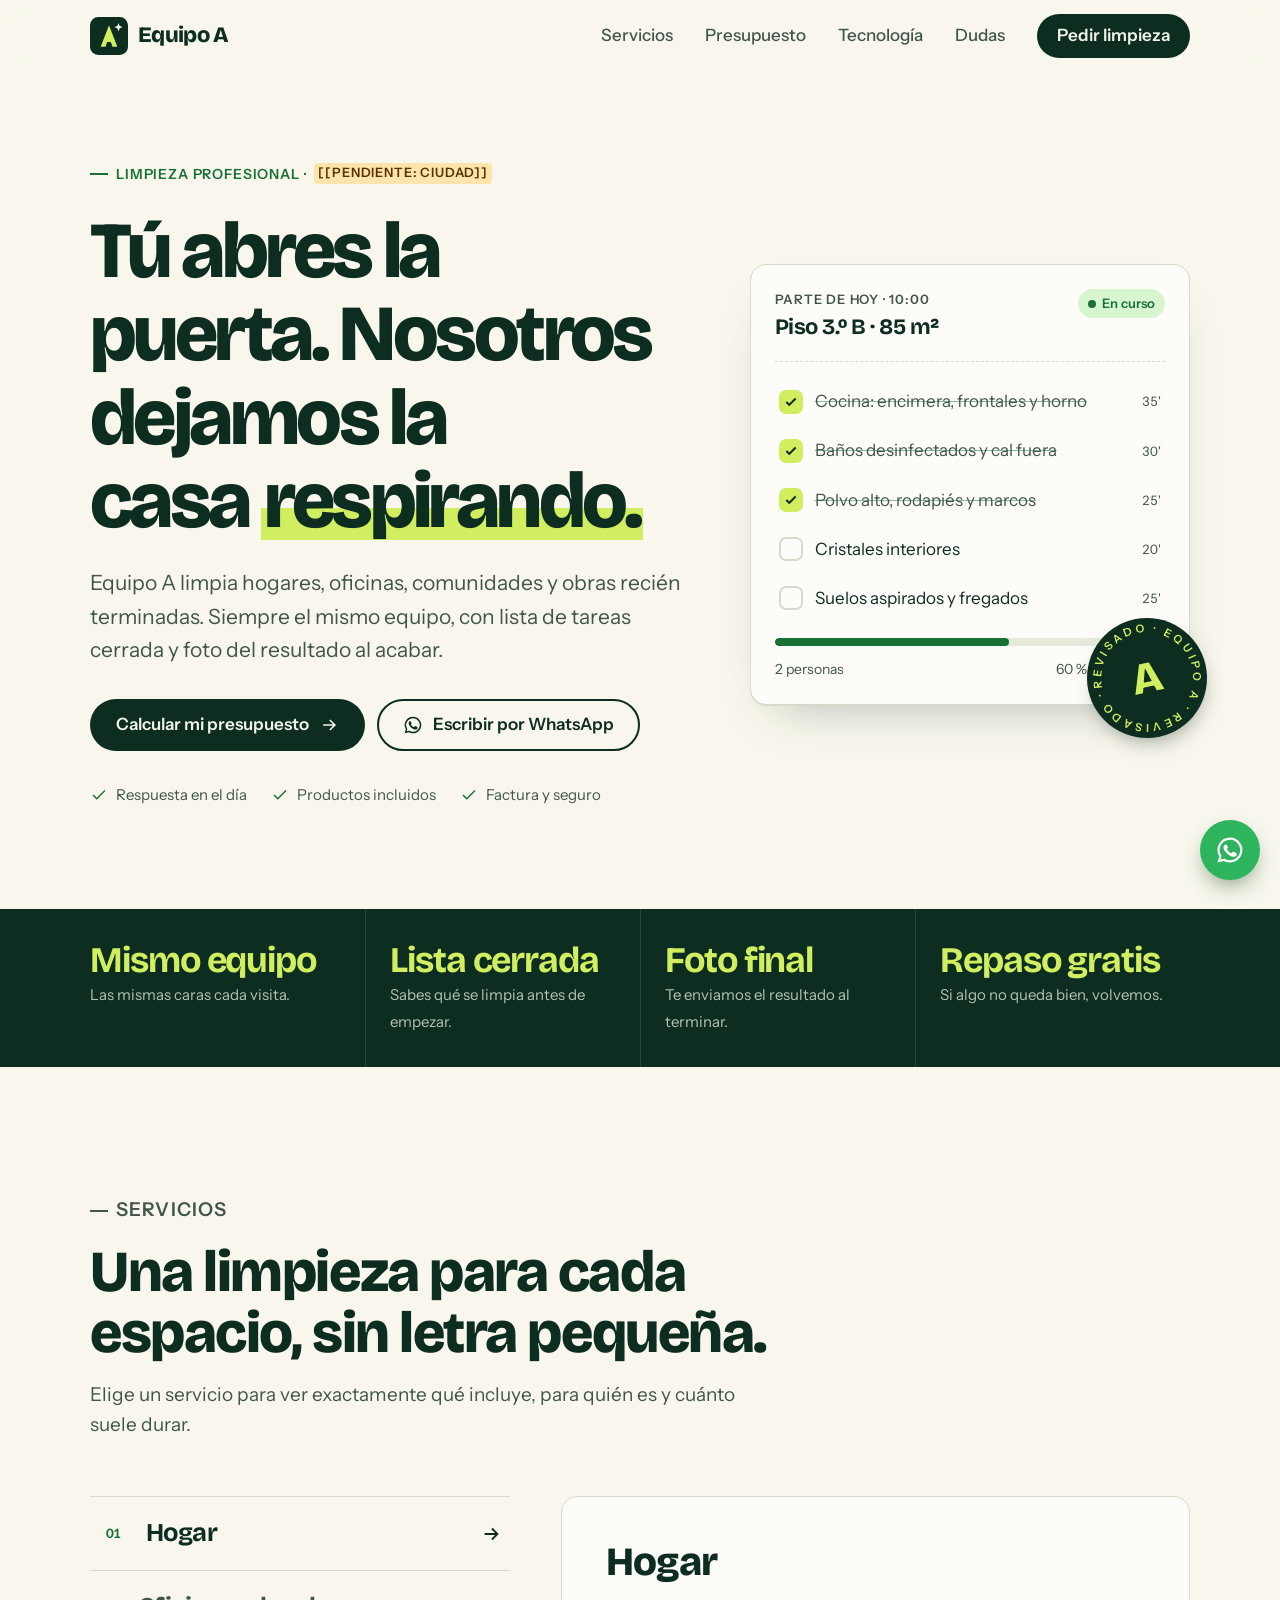
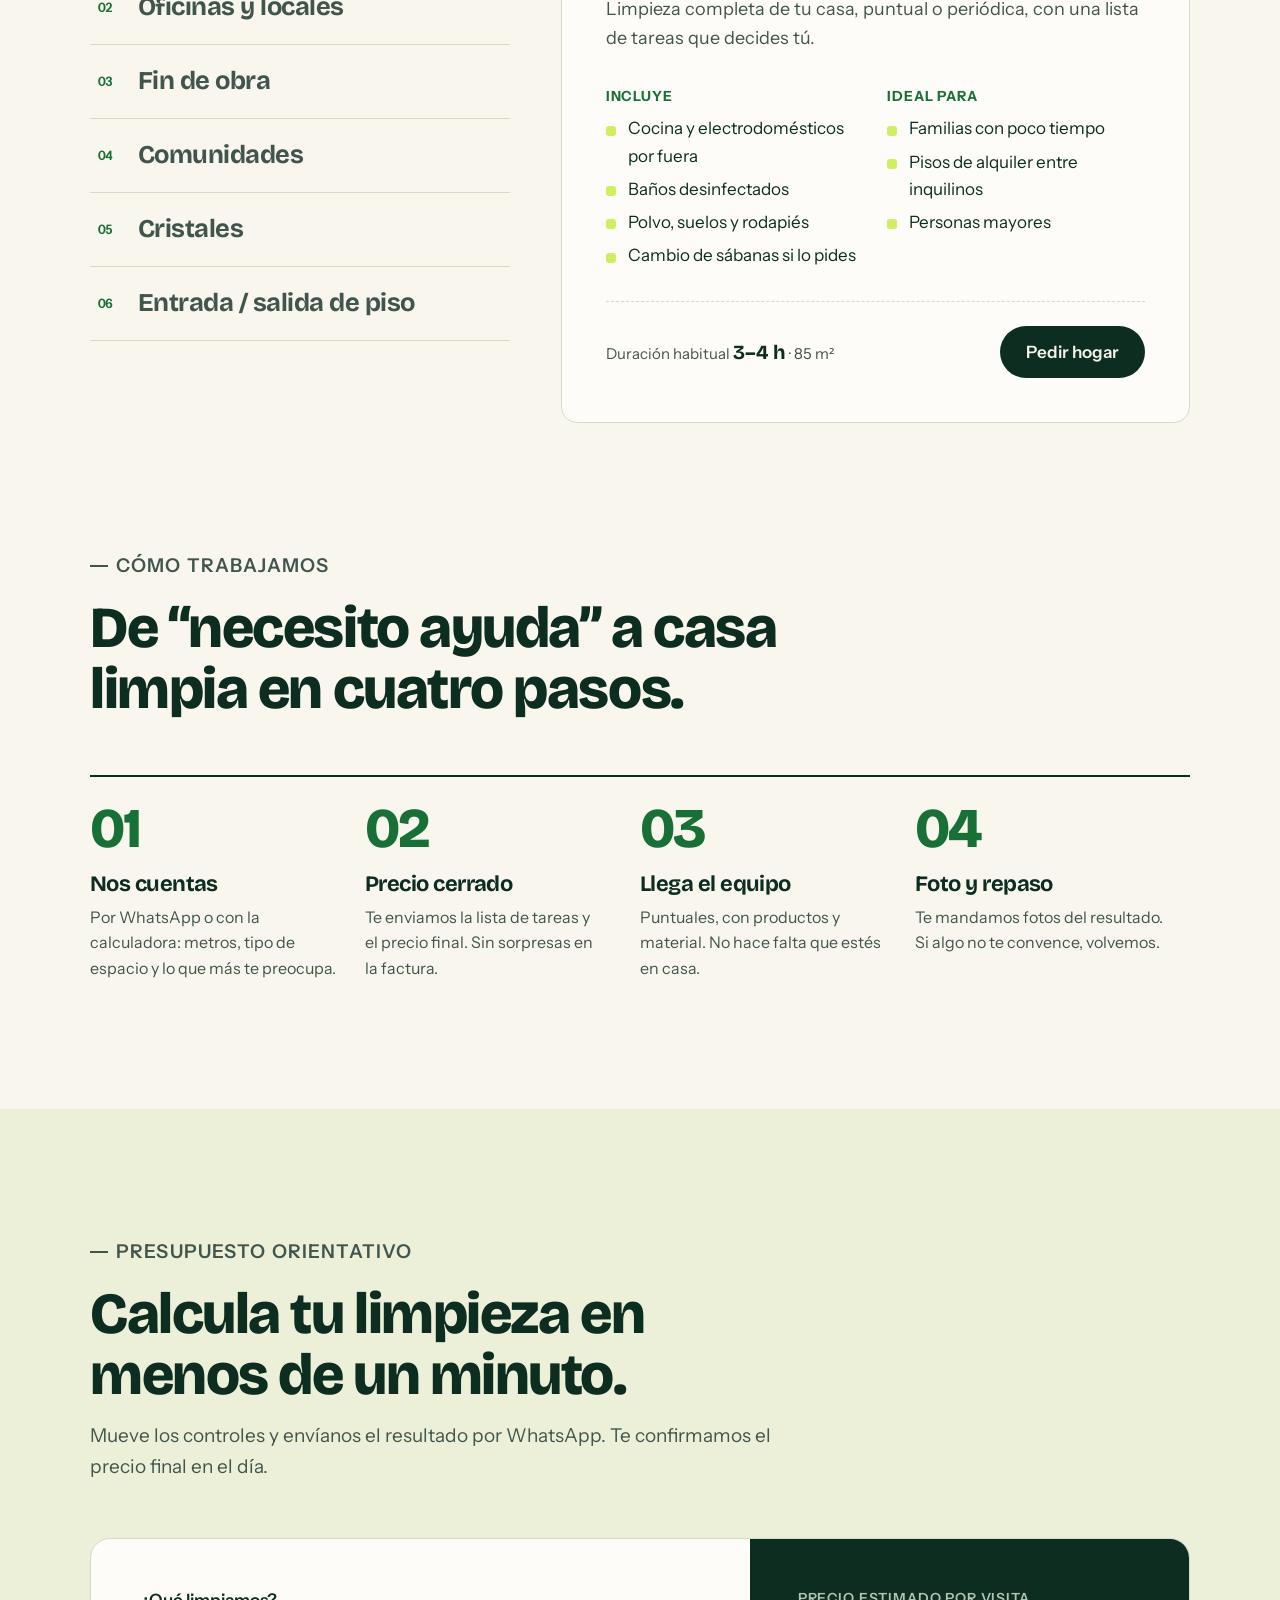
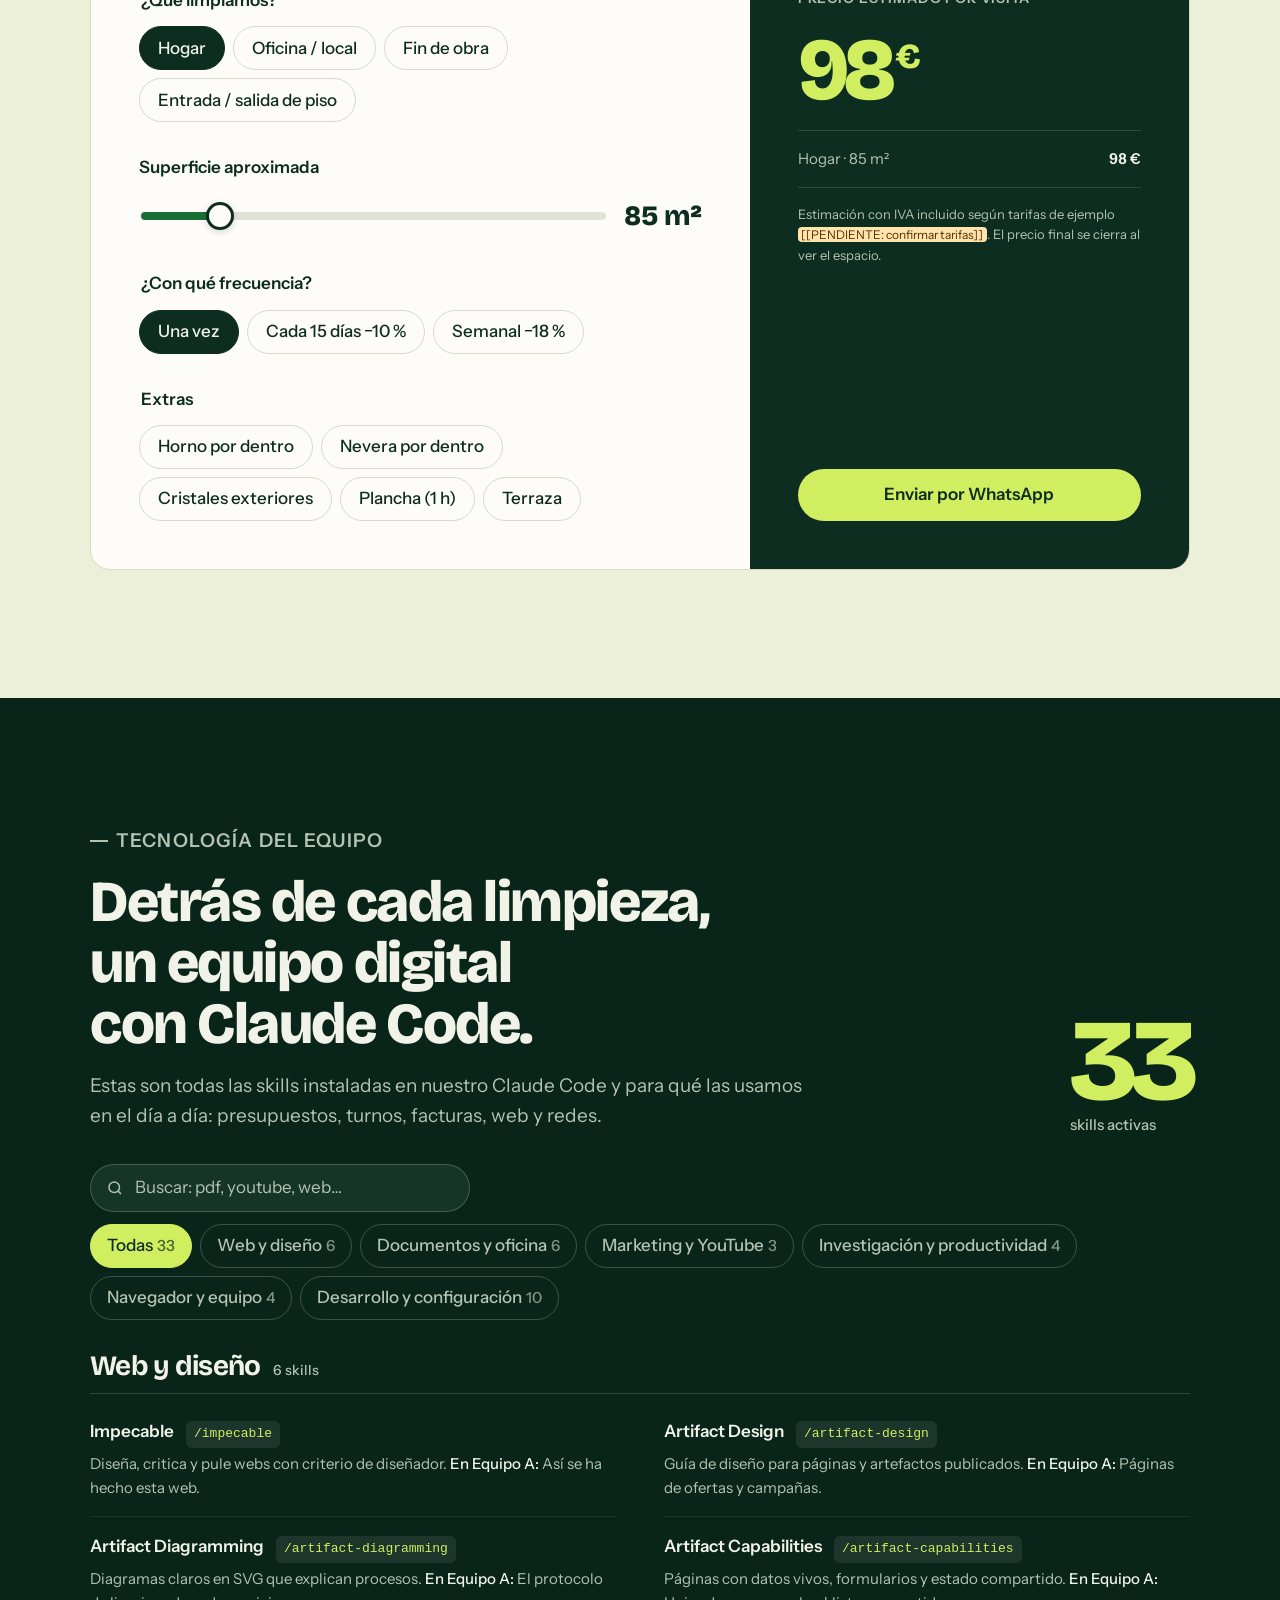
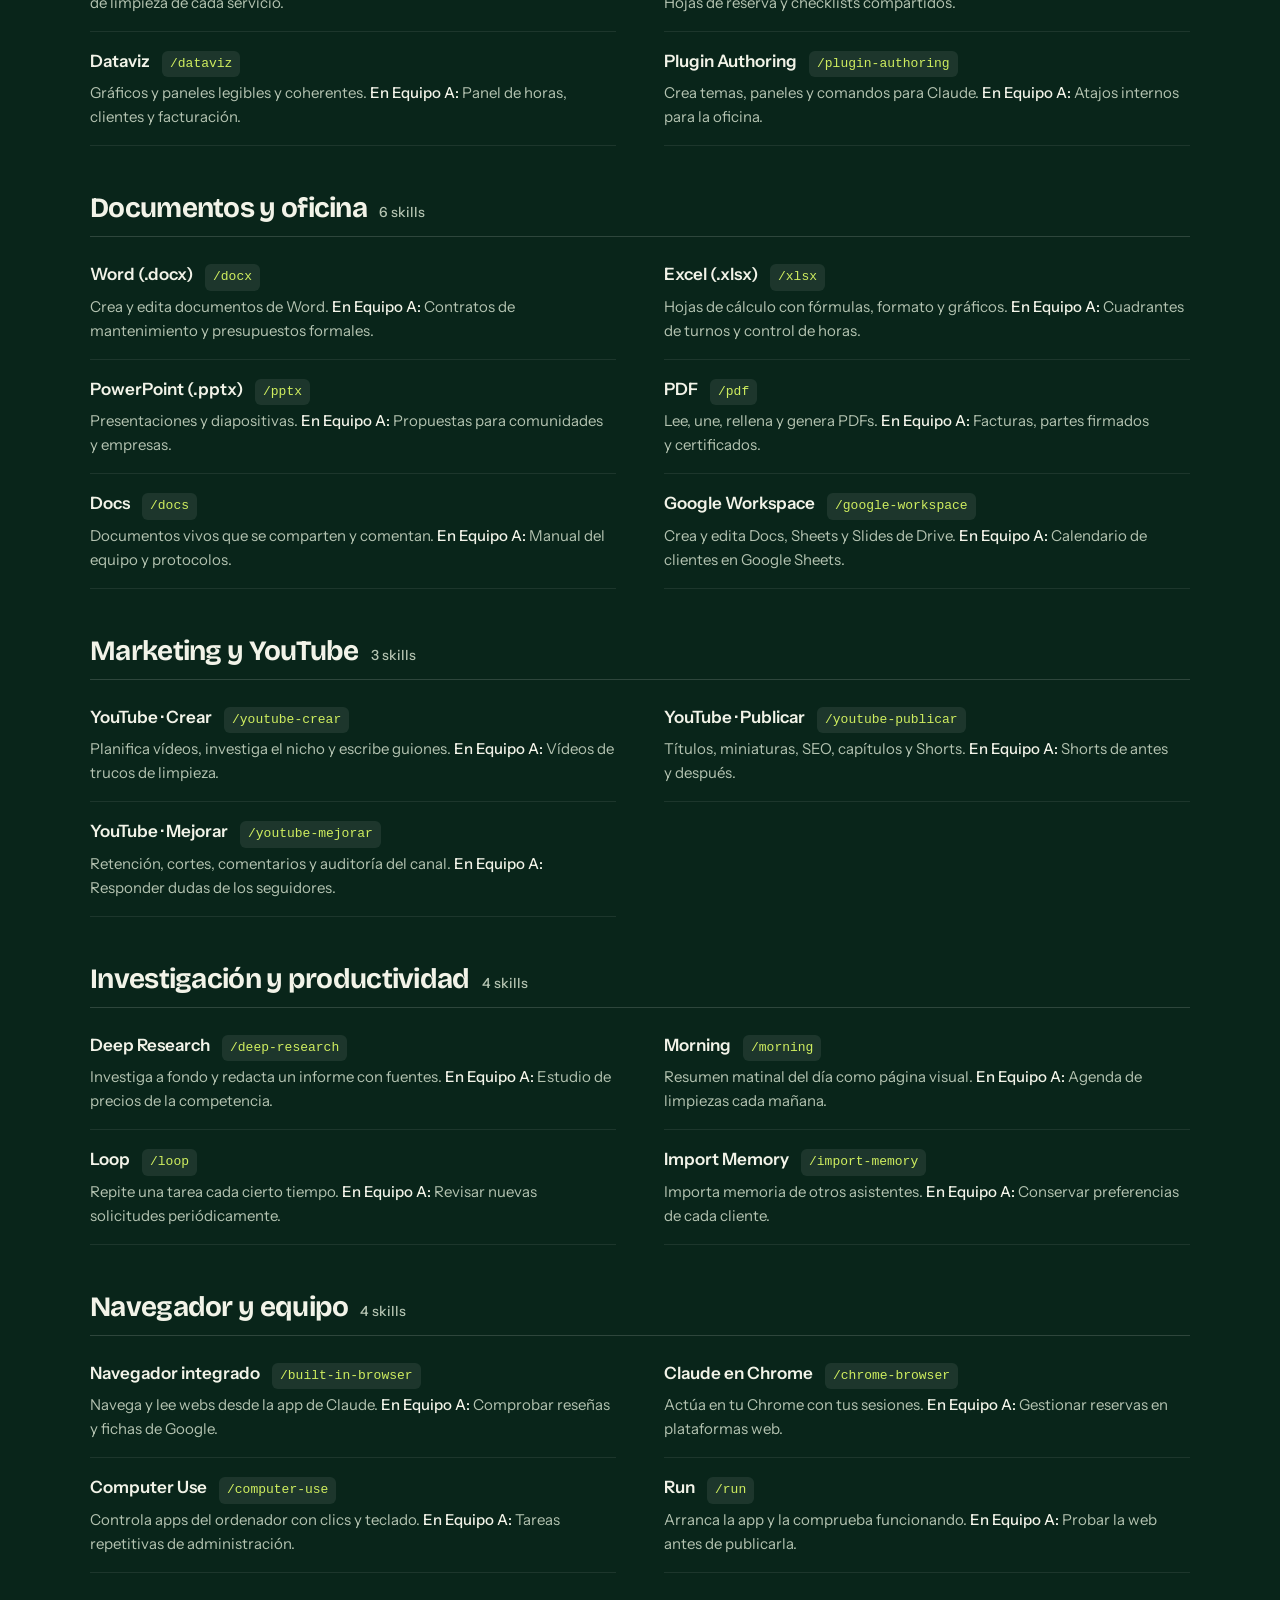
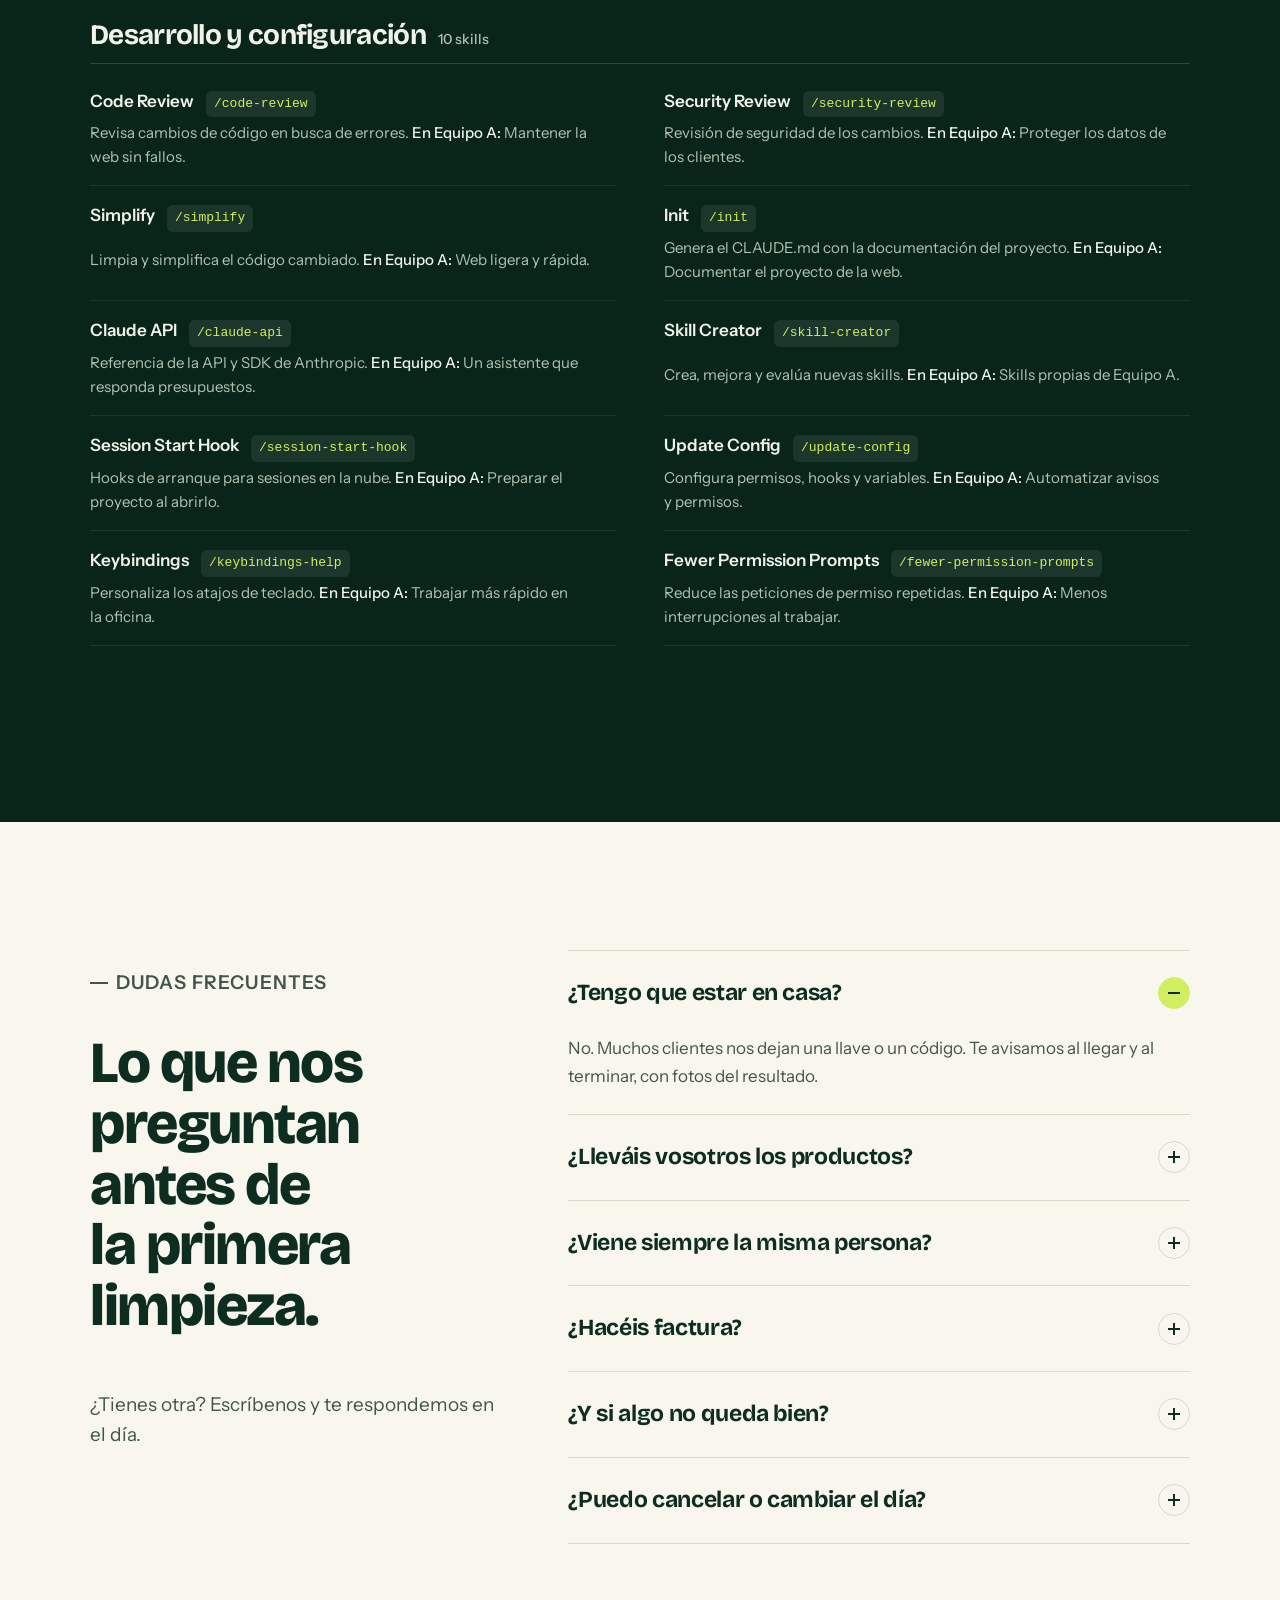
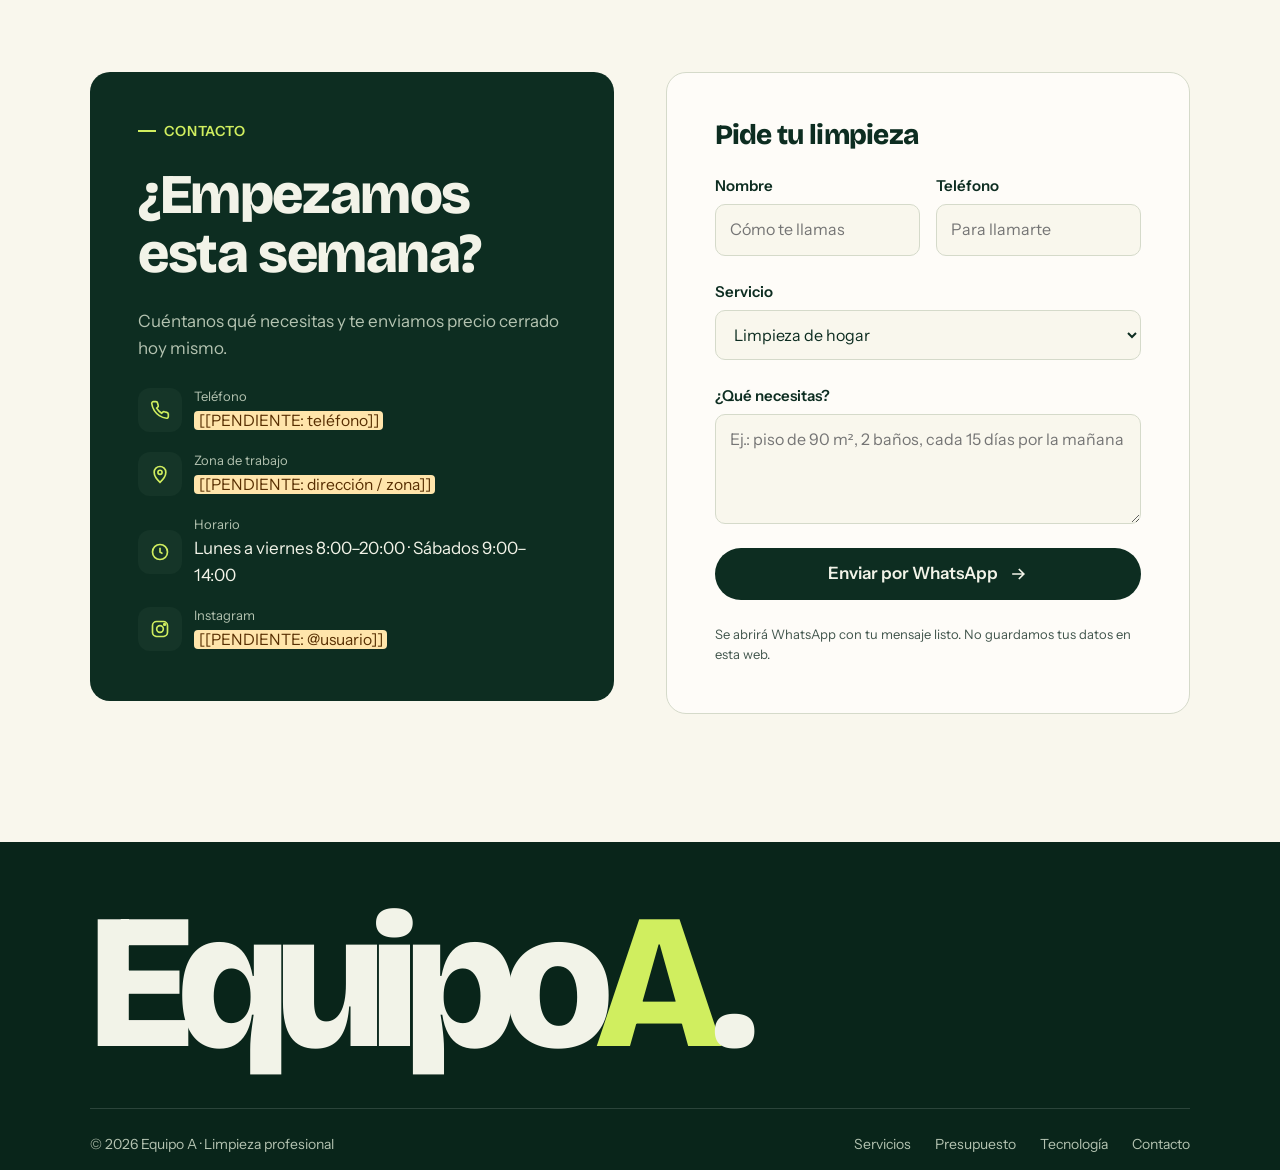
<file: index.html>
<!doctype html>
<html lang="es">
<head>
<meta charset="utf-8">
<meta name="viewport" content="width=device-width, initial-scale=1">
<title>Equipo A · Limpieza de hogares, oficinas y fin de obra</title>
<meta name="description" content="Equipo A: limpieza profesional de casas, oficinas, comunidades y fin de obra. Presupuesto orientativo al momento y respuesta por WhatsApp.">
<meta name="theme-color" content="#16352b">
<meta property="og:type" content="website">
<meta property="og:title" content="Equipo A · Limpieza profesional">
<meta property="og:description" content="Casas, oficinas, comunidades y fin de obra. Calcula tu presupuesto en un minuto.">
<meta property="og:locale" content="es_ES">
<link rel="icon" href="data:image/svg+xml,%3Csvg xmlns='http://www.w3.org/2000/svg' viewBox='0 0 64 64'%3E%3Crect width='64' height='64' rx='14' fill='%2316352b'/%3E%3Cpath d='M18 50 32 14l14 36h-8l-3-8h-6l-3 8z' fill='%23d4f26a'/%3E%3Cpath d='M48 10l2 5 5 2-5 2-2 5-2-5-5-2 5-2z' fill='%23fff'/%3E%3C/svg%3E">
<link rel="preconnect" href="https://fonts.googleapis.com">
<link rel="preconnect" href="https://fonts.gstatic.com" crossorigin>
<link href="https://fonts.googleapis.com/css2?family=Bricolage+Grotesque:opsz,wght@12..96,500;12..96,700;12..96,800&family=Instrument+Sans:wght@400;500;600&display=swap" rel="stylesheet">

<script type="application/ld+json">
{
  "@context": "https://schema.org",
  "@type": "HouseCleaningService",
  "name": "Equipo A",
  "description": "Limpieza profesional de hogares, oficinas, comunidades y fin de obra.",
  "telephone": "[[PENDIENTE: teléfono]]",
  "address": {
    "@type": "PostalAddress",
    "streetAddress": "[[PENDIENTE: calle y número]]",
    "addressLocality": "[[PENDIENTE: ciudad]]",
    "addressCountry": "ES"
  },
  "openingHoursSpecification": [
    {"@type": "OpeningHoursSpecification", "dayOfWeek": ["Monday","Tuesday","Wednesday","Thursday","Friday"], "opens": "08:00", "closes": "20:00"},
    {"@type": "OpeningHoursSpecification", "dayOfWeek": "Saturday", "opens": "09:00", "closes": "14:00"}
  ],
  "priceRange": "€€"
}
</script>

<style>
:root{
  --bg: oklch(97.4% 0.013 95);
  --surface: oklch(99.2% 0.006 95);
  --ink: oklch(27% 0.045 165);
  --ink-soft: oklch(43% 0.03 165);
  --accent: oklch(90% 0.17 120);
  --accent-deep: oklch(48% 0.12 150);
  --line: oklch(88% 0.022 120);
  --dark: oklch(24% 0.04 165);
  --dark-2: oklch(30% 0.045 165);
  --on-dark: oklch(96% 0.015 110);
  --on-dark-soft: oklch(80% 0.03 140);

  --f-display: "Bricolage Grotesque", ui-sans-serif, system-ui, sans-serif;
  --f-body: "Instrument Sans", ui-sans-serif, system-ui, sans-serif;

  --s1: 4px; --s2: 8px; --s3: 12px; --s4: 16px; --s5: 24px; --s6: 32px; --s7: 48px; --s8: 64px; --s9: 96px;
  --r: 10px;
  --wrap: 1180px;
  --ease: cubic-bezier(.2,.7,.2,1);
}
*,*::before,*::after{box-sizing:border-box}
html{scroll-behavior:smooth;-webkit-text-size-adjust:100%}
body{margin:0;background:var(--bg);color:var(--ink);font-family:var(--f-body);font-size:17px;line-height:1.6;overflow-x:hidden}
img,svg{display:block;max-width:100%}
a{color:inherit}
h1,h2,h3{font-family:var(--f-display);line-height:1.05;letter-spacing:-0.025em;margin:0;text-wrap:balance}
p{margin:0;text-wrap:pretty}
button,input,select,textarea{font:inherit;color:inherit}
:focus-visible{outline:3px solid var(--accent-deep);outline-offset:3px;border-radius:4px}
.wrap{max-width:var(--wrap);margin:0 auto;padding:0 clamp(16px,4vw,40px)}
.eyebrow{font-size:14px;font-weight:600;letter-spacing:.06em;text-transform:uppercase;color:var(--accent-deep);display:flex;align-items:center;gap:var(--s2)}
.eyebrow::before{content:"";width:18px;height:2px;background:currentColor}
.section{padding:clamp(64px,10vw,128px) 0}
.section-head{display:grid;gap:var(--s4);max-width:720px;margin-bottom:clamp(32px,5vw,56px)}
.section-head h2{font-size:clamp(34px,5vw,58px);font-weight:800}
.section-head p{color:var(--ink-soft);font-size:clamp(17px,1.6vw,19px)}
.pending{background:oklch(93% 0.08 85);color:oklch(35% 0.08 60);padding:0 .3em;border-radius:4px;font-size:.92em;white-space:nowrap}

/* Botones */
.btn{display:inline-flex;align-items:center;justify-content:center;gap:10px;min-height:52px;padding:0 24px;border-radius:999px;border:2px solid transparent;font-weight:600;text-decoration:none;cursor:pointer;transition:transform .18s var(--ease),background .18s,color .18s,border-color .18s}
.btn:active{transform:translateY(1px) scale(.98)}
.btn-primary{background:var(--ink);color:var(--on-dark)}
.btn-primary:hover{background:var(--accent-deep)}
.btn-accent{background:var(--accent);color:var(--ink)}
.btn-accent:hover{background:var(--on-dark)}
.btn-ghost{border-color:var(--ink);color:var(--ink);background:transparent}
.btn-ghost:hover{background:var(--ink);color:var(--on-dark)}
.btn svg{width:20px;height:20px;flex:none}

/* Header */
.header{position:sticky;top:0;z-index:50;background:color-mix(in oklch,var(--bg) 88%,transparent);backdrop-filter:saturate(1.4) blur(10px);border-bottom:1px solid transparent;transition:border-color .2s}
.header.scrolled{border-bottom-color:var(--line)}
.header .wrap{display:flex;align-items:center;justify-content:space-between;height:72px;gap:var(--s5)}
.logo{display:flex;align-items:center;gap:10px;text-decoration:none;font-family:var(--f-display);font-weight:800;font-size:22px;letter-spacing:-.03em}
.logo svg{width:38px;height:38px}
.nav{display:flex;align-items:center;gap:var(--s6)}
.nav a:not(.btn){text-decoration:none;font-weight:500;color:var(--ink-soft);padding:10px 0;position:relative}
.nav a:not(.btn)::after{content:"";position:absolute;left:0;right:0;bottom:4px;height:2px;background:var(--accent-deep);transform:scaleX(0);transform-origin:left;transition:transform .2s var(--ease)}
.nav a:not(.btn):hover{color:var(--ink)}
.nav a:not(.btn):hover::after{transform:scaleX(1)}
.nav .btn{min-height:44px;padding:0 18px}
.menu-btn{display:none;width:48px;height:48px;border:0;background:transparent;cursor:pointer;border-radius:8px}
.menu-btn span{display:block;width:24px;height:2px;background:var(--ink);margin:5px auto;transition:transform .2s,opacity .2s}
.menu-btn[aria-expanded="true"] span:nth-child(1){transform:translateY(7px) rotate(45deg)}
.menu-btn[aria-expanded="true"] span:nth-child(2){opacity:0}
.menu-btn[aria-expanded="true"] span:nth-child(3){transform:translateY(-7px) rotate(-45deg)}

/* Hero */
.hero{overflow-x:clip;padding:clamp(40px,7vw,96px) 0 clamp(56px,8vw,112px)}
.hero .wrap{display:grid;grid-template-columns:1.15fr .85fr;gap:clamp(32px,5vw,72px);align-items:center}
.hero h1{font-size:clamp(42px,6.2vw,88px);font-weight:800;letter-spacing:-.045em;margin:var(--s5) 0}
.hero h1 mark{background:linear-gradient(transparent 58%,var(--accent) 58% 92%,transparent 92%);color:inherit;padding:0 .04em}
.hero .lead{font-size:clamp(18px,1.8vw,21px);color:var(--ink-soft);max-width:34em}
.hero-ctas{display:flex;flex-wrap:wrap;gap:var(--s3);margin-top:var(--s6)}
.hero-meta{display:flex;flex-wrap:wrap;gap:var(--s2) var(--s5);margin-top:var(--s6);font-size:15px;color:var(--ink-soft)}
.hero-meta span{display:flex;align-items:center;gap:8px}
.hero-meta svg{width:18px;height:18px;color:var(--accent-deep)}

/* Parte de trabajo */
.job{position:relative;background:var(--surface);border:1px solid var(--line);border-radius:16px;padding:var(--s5);box-shadow:0 1px 0 var(--line),0 24px 48px -28px oklch(27% 0.045 165 / .35)}
.job-top{display:flex;justify-content:space-between;align-items:flex-start;gap:var(--s3);padding-bottom:var(--s4);border-bottom:1px dashed var(--line)}
.job-top small{display:block;color:var(--ink-soft);font-size:13px;text-transform:uppercase;letter-spacing:.06em;font-weight:600}
.job-top strong{font-family:var(--f-display);font-size:22px;letter-spacing:-.02em}
.live{display:inline-flex;align-items:center;gap:6px;font-size:13px;font-weight:600;background:oklch(94% 0.06 140);color:var(--accent-deep);padding:4px 10px;border-radius:999px;white-space:nowrap}
.live::before{content:"";width:8px;height:8px;border-radius:50%;background:currentColor;animation:pulse 1.6s infinite}
@keyframes pulse{50%{opacity:.3}}
.tasks{list-style:none;margin:var(--s4) 0;padding:0;display:grid;gap:2px}
.tasks li{display:flex;align-items:center;gap:var(--s3);padding:10px 4px;border-radius:8px}
.tasks .box{width:24px;height:24px;border-radius:7px;border:2px solid var(--line);flex:none;display:grid;place-items:center;transition:background .25s,border-color .25s}
.tasks .box svg{width:14px;height:14px;color:var(--ink);opacity:0;transform:scale(.4);transition:opacity .2s,transform .25s var(--ease)}
.tasks li.done .box{background:var(--accent);border-color:var(--accent)}
.tasks li.done .box svg{opacity:1;transform:none}
.tasks li.done .t{color:var(--ink-soft);text-decoration:line-through;text-decoration-color:oklch(48% 0.12 150 / .5)}
.tasks .time{margin-left:auto;font-size:13px;color:var(--ink-soft);font-variant-numeric:tabular-nums}
.progress{height:8px;background:oklch(93% 0.02 120);border-radius:99px;overflow:hidden}
.progress i{display:block;height:100%;width:0;background:var(--accent-deep);border-radius:inherit;transition:width .5s var(--ease)}
.job-foot{display:flex;justify-content:space-between;margin-top:var(--s3);font-size:14px;color:var(--ink-soft)}
.stamp{position:absolute;right:-18px;bottom:-34px;width:120px;height:120px;border-radius:50%;background:var(--ink);color:var(--accent);display:grid;place-items:center;transform:rotate(-12deg);box-shadow:0 10px 24px -12px oklch(20% .04 165 / .6)}
.stamp svg{width:120px;height:120px;position:absolute;inset:0;animation:spin 22s linear infinite}
.stamp b{font-family:var(--f-display);font-size:44px;line-height:1;font-weight:800}
@keyframes spin{to{transform:rotate(360deg)}}

/* Franja de compromisos */
.promises{background:var(--ink);color:var(--on-dark)}
.promises .wrap{display:grid;grid-template-columns:repeat(4,1fr)}
.promise{padding:var(--s6) var(--s5);border-left:1px solid oklch(100% 0 0 / .12)}
.promise:first-child{border-left:0;padding-left:0}
.promise b{display:block;font-family:var(--f-display);font-size:clamp(26px,3vw,36px);letter-spacing:-.03em;color:var(--accent);line-height:1.1}
.promise span{font-size:15px;color:var(--on-dark-soft)}

/* Servicios */
.services{display:grid;grid-template-columns:minmax(260px,.8fr) 1.2fr;gap:clamp(24px,4vw,56px);align-items:start}
.svc-list{display:grid;border-top:1px solid var(--line)}
.svc-tab{display:flex;align-items:center;gap:var(--s4);width:100%;text-align:left;padding:var(--s4) var(--s2);background:none;border:0;border-bottom:1px solid var(--line);cursor:pointer;font-family:var(--f-display);font-size:clamp(20px,2vw,26px);font-weight:700;letter-spacing:-.02em;color:var(--ink-soft);transition:color .18s,padding .25s var(--ease),background .18s;min-height:60px}
.svc-tab .n{font-family:var(--f-body);font-size:13px;font-weight:600;color:var(--accent-deep);width:24px;font-variant-numeric:tabular-nums}
.svc-tab .arr{margin-left:auto;width:22px;height:22px;opacity:0;transform:translateX(-8px);transition:opacity .2s,transform .25s var(--ease)}
.svc-tab:hover{color:var(--ink);background:oklch(95% 0.02 110)}
.svc-tab[aria-selected="true"]{color:var(--ink);padding-left:var(--s4)}
.svc-tab[aria-selected="true"] .arr{opacity:1;transform:none}
.svc-panel{background:var(--surface);border:1px solid var(--line);border-radius:16px;padding:clamp(24px,3.5vw,44px);position:sticky;top:96px}
.svc-panel[hidden]{display:none}
.svc-panel h3{font-size:clamp(28px,3.2vw,40px);font-weight:800;margin-bottom:var(--s3)}
.svc-panel > p{color:var(--ink-soft);font-size:18px;max-width:38em}
.svc-grid{display:grid;grid-template-columns:1fr 1fr;gap:var(--s5);margin:var(--s6) 0}
.svc-grid h4{margin:0 0 var(--s2);font-size:14px;text-transform:uppercase;letter-spacing:.06em;color:var(--accent-deep)}
.svc-grid ul{margin:0;padding:0;list-style:none;display:grid;gap:6px}
.svc-grid li{padding-left:22px;position:relative}
.svc-grid li::before{content:"";position:absolute;left:0;top:.62em;width:10px;height:10px;border-radius:3px;background:var(--accent)}
.svc-foot{display:flex;flex-wrap:wrap;align-items:center;justify-content:space-between;gap:var(--s4);padding-top:var(--s5);border-top:1px dashed var(--line)}
.svc-foot .dur{font-size:15px;color:var(--ink-soft)}
.svc-foot .dur b{color:var(--ink);font-family:var(--f-display);font-size:20px}

/* Proceso */
.steps{display:grid;grid-template-columns:repeat(4,1fr);gap:0;counter-reset:s;border-top:2px solid var(--ink)}
.step{padding:var(--s5) var(--s5) 0 0;position:relative}
.step::before{counter-increment:s;content:"0" counter(s);font-family:var(--f-display);font-weight:800;font-size:56px;letter-spacing:-.04em;color:var(--accent-deep);line-height:1;display:block;margin-bottom:var(--s4)}
.step h3{font-size:22px;font-weight:700;margin-bottom:var(--s2)}
.step p{color:var(--ink-soft);font-size:16px}

/* Calculadora */
.calc-sec{background:oklch(94.5% 0.03 115)}
.calc{display:grid;grid-template-columns:1.2fr .8fr;gap:0;background:var(--surface);border:1px solid var(--line);border-radius:20px;overflow:hidden}
.calc-form{padding:clamp(24px,4vw,48px);display:grid;gap:var(--s6)}
.field > .label{display:block;font-weight:600;margin-bottom:var(--s3)}
.chips{display:flex;flex-wrap:wrap;gap:var(--s2)}
.chip{position:relative}
.chip input{position:absolute;opacity:0;pointer-events:none}
.chip span{display:inline-flex;align-items:center;min-height:44px;padding:0 18px;border:1.5px solid var(--line);border-radius:999px;cursor:pointer;font-weight:500;transition:background .15s,border-color .15s,color .15s;user-select:none}
.chip span:hover{border-color:var(--ink)}
.chip input:checked + span{background:var(--ink);border-color:var(--ink);color:var(--on-dark)}
.chip input:focus-visible + span{outline:3px solid var(--accent-deep);outline-offset:2px}
.range-row{display:flex;align-items:center;gap:var(--s4)}
.range-row output{font-family:var(--f-display);font-weight:800;font-size:28px;min-width:4.2ch;text-align:right;font-variant-numeric:tabular-nums}
input[type=range]{flex:1;appearance:none;height:8px;border-radius:99px;background:linear-gradient(to right,var(--accent-deep) var(--p,30%),oklch(91% 0.02 120) var(--p,30%));cursor:pointer}
input[type=range]::-webkit-slider-thumb{appearance:none;width:28px;height:28px;border-radius:50%;background:var(--surface);border:3px solid var(--ink);box-shadow:0 2px 6px oklch(0% 0 0 / .15)}
input[type=range]::-moz-range-thumb{width:24px;height:24px;border-radius:50%;background:var(--surface);border:3px solid var(--ink)}
.calc-out{background:var(--ink);color:var(--on-dark);padding:clamp(24px,4vw,48px);display:flex;flex-direction:column;gap:var(--s4)}
.calc-out small{color:var(--on-dark-soft);font-size:14px;text-transform:uppercase;letter-spacing:.06em;font-weight:600}
.price{font-family:var(--f-display);font-weight:800;font-size:clamp(56px,7vw,88px);letter-spacing:-.05em;line-height:1;color:var(--accent);font-variant-numeric:tabular-nums}
.price sup{font-size:.4em;vertical-align:super;margin-left:4px}
.breakdown{list-style:none;padding:var(--s4) 0;margin:0;border-top:1px solid oklch(100% 0 0 / .14);border-bottom:1px solid oklch(100% 0 0 / .14);display:grid;gap:6px;font-size:15px}
.breakdown li{display:flex;justify-content:space-between;gap:var(--s3);color:var(--on-dark-soft)}
.breakdown li b{color:var(--on-dark);font-weight:600;font-variant-numeric:tabular-nums}
.calc-out .note{font-size:13px;color:var(--on-dark-soft)}
.calc-out .btn{margin-top:auto}

/* Skills */
.skills-sec{background:var(--dark);color:var(--on-dark)}
.skills-sec .eyebrow{color:var(--accent)}
.skills-sec .section-head p{color:var(--on-dark-soft)}
.skills-intro{display:flex;flex-wrap:wrap;align-items:end;justify-content:space-between;gap:var(--s5);margin-bottom:var(--s6)}
.skills-count{font-family:var(--f-display);font-weight:800;font-size:clamp(64px,9vw,120px);line-height:.85;letter-spacing:-.05em;color:var(--accent)}
.skills-count .lbl{display:block;font-family:var(--f-body);font-size:15px;font-weight:500;letter-spacing:0;color:var(--on-dark-soft);margin-top:var(--s2)}
.skills-tools{display:flex;flex-wrap:wrap;gap:var(--s3);align-items:center;margin-bottom:var(--s6)}
.search{position:relative;flex:1 1 260px;max-width:380px}
.search input{width:100%;min-height:48px;padding:0 16px 0 44px;border-radius:999px;border:1.5px solid oklch(100% 0 0 / .2);background:var(--dark-2);color:var(--on-dark)}
.search input::placeholder{color:var(--on-dark-soft)}
.search svg{position:absolute;left:16px;top:50%;width:18px;height:18px;transform:translateY(-50%);color:var(--on-dark-soft)}
.cat-btn{min-height:44px;padding:0 16px;border-radius:999px;border:1.5px solid oklch(100% 0 0 / .2);background:transparent;color:var(--on-dark-soft);cursor:pointer;font-weight:500;transition:all .15s}
.cat-btn:hover{color:var(--on-dark);border-color:var(--on-dark-soft)}
.cat-btn[aria-pressed="true"]{background:var(--accent);border-color:var(--accent);color:var(--ink)}
.cat-btn em{font-style:normal;opacity:.7;margin-left:4px;font-size:.9em}
.skill-group{margin-bottom:var(--s7)}
.skill-group[hidden]{display:none}
.skill-group h3{font-size:clamp(22px,2.4vw,28px);font-weight:700;display:flex;align-items:baseline;gap:var(--s3);padding-bottom:var(--s3);border-bottom:1px solid oklch(100% 0 0 / .15);margin-bottom:var(--s2)}
.skill-group h3 small{font-family:var(--f-body);font-size:14px;font-weight:500;color:var(--on-dark-soft);letter-spacing:0}
.skill-list{display:grid;grid-template-columns:repeat(2,1fr);column-gap:var(--s7)}
.skill{display:grid;grid-template-columns:minmax(0,1fr);gap:4px;padding:var(--s4) 0;border-bottom:1px solid oklch(100% 0 0 / .08)}
.skill[hidden]{display:none}
.skill-top{display:flex;align-items:baseline;gap:var(--s3);flex-wrap:wrap}
.skill code{font-family:ui-monospace,SFMono-Regular,Menlo,monospace;font-size:13px;background:oklch(100% 0 0 / .08);color:var(--accent);padding:3px 8px;border-radius:6px}
.skill b{font-weight:600;font-size:17px}
.skill p{color:var(--on-dark-soft);font-size:15px}
.skill p strong{color:var(--on-dark);font-weight:500}
.skills-empty{color:var(--on-dark-soft);padding:var(--s6) 0}

/* FAQ */
.faq{display:grid;grid-template-columns:.8fr 1.2fr;gap:clamp(24px,5vw,72px)}
.faq-list{border-top:1px solid var(--line)}
details{border-bottom:1px solid var(--line)}
summary{list-style:none;cursor:pointer;display:flex;align-items:center;justify-content:space-between;gap:var(--s4);padding:var(--s5) 0;font-family:var(--f-display);font-size:clamp(19px,1.9vw,23px);font-weight:700;letter-spacing:-.015em;min-height:44px}
summary::-webkit-details-marker{display:none}
summary .pm{width:32px;height:32px;border-radius:50%;border:1.5px solid var(--line);flex:none;position:relative;transition:background .2s,border-color .2s}
summary .pm::before,summary .pm::after{content:"";position:absolute;left:50%;top:50%;width:12px;height:2px;background:var(--ink);transform:translate(-50%,-50%);transition:transform .25s var(--ease)}
summary .pm::after{transform:translate(-50%,-50%) rotate(90deg)}
details[open] summary .pm{background:var(--accent);border-color:var(--accent)}
details[open] summary .pm::after{transform:translate(-50%,-50%) rotate(0)}
summary:hover .pm{border-color:var(--ink)}
details p{padding:0 0 var(--s5);color:var(--ink-soft);max-width:60ch}

/* Contacto */
.contact{display:grid;grid-template-columns:1fr 1fr;gap:clamp(24px,4vw,56px);align-items:start}
.contact-card{background:var(--ink);color:var(--on-dark);border-radius:20px;padding:clamp(24px,4vw,48px);display:grid;gap:var(--s5)}
.contact-card h2{font-size:clamp(34px,4.6vw,56px);font-weight:800}
.contact-card > p{color:var(--on-dark-soft)}
.info{display:grid;gap:var(--s4);margin:0;padding:0;list-style:none}
.info li{display:grid;grid-template-columns:44px 1fr;gap:var(--s3);align-items:center}
.info .ic{width:44px;height:44px;border-radius:12px;background:var(--dark-2);display:grid;place-items:center;color:var(--accent)}
.info .ic svg{width:20px;height:20px}
.info small{display:block;color:var(--on-dark-soft);font-size:13px}
.info a{text-decoration:none}
.info a:hover{color:var(--accent)}
.form{background:var(--surface);border:1px solid var(--line);border-radius:20px;padding:clamp(24px,4vw,48px);display:grid;gap:var(--s5)}
.form h3{font-size:28px;font-weight:800}
.form-row{display:grid;grid-template-columns:1fr 1fr;gap:var(--s4)}
.form label{display:grid;gap:6px;font-weight:600;font-size:15px}
.form input,.form select,.form textarea{width:100%;min-height:50px;padding:12px 14px;border:1.5px solid var(--line);border-radius:var(--r);background:var(--bg);font-weight:400;font-size:16px;transition:border-color .15s,background .15s}
.form input:hover,.form select:hover,.form textarea:hover{border-color:var(--ink-soft)}
.form input:focus,.form select:focus,.form textarea:focus{outline:none;border-color:var(--ink);background:var(--surface);box-shadow:0 0 0 3px var(--accent)}
.form textarea{min-height:110px;resize:vertical}
.form .hint{font-size:13px;color:var(--ink-soft)}

/* Footer */
.footer{background:var(--dark);color:var(--on-dark-soft);padding:var(--s8) 0 var(--s6)}
.footer .big{font-family:var(--f-display);font-weight:800;font-size:clamp(64px,15vw,220px);letter-spacing:-.06em;line-height:.8;color:var(--on-dark);margin-bottom:var(--s7)}
.footer .big span{color:var(--accent)}
.footer-row{display:flex;flex-wrap:wrap;justify-content:space-between;gap:var(--s5);padding-top:var(--s5);border-top:1px solid oklch(100% 0 0 / .14);font-size:14px}
.footer-row nav{display:flex;flex-wrap:wrap;gap:var(--s5)}
.footer a{text-decoration:none}
.footer a:hover{color:var(--accent)}

/* WhatsApp flotante */
.wa-float{position:fixed;right:20px;bottom:20px;z-index:60;width:60px;height:60px;border-radius:50%;background:oklch(68% 0.17 150);color:#fff;display:grid;place-items:center;box-shadow:0 10px 24px -8px oklch(30% .1 150 / .6);transition:transform .2s var(--ease)}
.wa-float:hover{transform:scale(1.07)}
.wa-float svg{width:30px;height:30px}

/* Responsive */
@media (max-width: 980px){
  .hero .wrap,.services,.calc,.faq,.contact{grid-template-columns:1fr}
  .job{max-width:520px}
  .svc-panel{position:static}
  .steps{grid-template-columns:1fr 1fr;row-gap:var(--s6)}
  .promises .wrap{grid-template-columns:1fr 1fr}
  .promise:nth-child(3){border-left:0;padding-left:0}
  .promise{border-top:1px solid oklch(100% 0 0 / .12)}
  .promise:nth-child(-n+2){border-top:0}
  .skill-list{grid-template-columns:1fr}
}
@media (max-width: 760px){
  .menu-btn{display:block}
  .nav{position:fixed;inset:72px 0 auto 0;flex-direction:column;align-items:stretch;gap:0;background:var(--bg);padding:var(--s3) clamp(16px,4vw,40px) var(--s5);border-bottom:1px solid var(--line);transform:translateY(-8px);opacity:0;visibility:hidden;transition:opacity .2s,transform .2s,visibility .2s}
  .nav.open{opacity:1;transform:none;visibility:visible}
  .nav a:not(.btn){padding:14px 0;border-bottom:1px solid var(--line);font-size:18px}
  .nav a:not(.btn)::after{display:none}
  .nav .btn{margin-top:var(--s4);min-height:52px}
  .stamp{width:96px;height:96px;right:-6px;bottom:-30px}
  .stamp svg{width:96px;height:96px}
  .stamp b{font-size:36px}
  .job-foot{padding-right:88px}
  .svc-grid,.form-row{grid-template-columns:1fr}
  .steps{grid-template-columns:1fr}
  .promise{padding:var(--s5) var(--s3)}
  .promise:nth-child(odd){padding-left:0}
  .hero-ctas .btn{flex:1 1 auto}
}
@media (prefers-reduced-motion: reduce){
  *,*::before,*::after{animation:none!important;transition:none!important;scroll-behavior:auto!important}
}
</style>
</head>
<body>

<a href="#main" class="pending" style="position:absolute;left:-9999px" onfocus="this.style.left='8px'" onblur="this.style.left='-9999px'">Saltar al contenido</a>

<header class="header" id="top">
  <div class="wrap">
    <a href="#top" class="logo" aria-label="Equipo A, inicio">
      <svg viewBox="0 0 64 64" aria-hidden="true"><rect width="64" height="64" rx="14" fill="oklch(27% 0.045 165)"/><path d="M18 50 32 14l14 36h-8l-3-8h-6l-3 8z" fill="oklch(90% 0.17 120)"/><path d="M48 10l2 5 5 2-5 2-2 5-2-5-5-2 5-2z" fill="#fff"/></svg>
      Equipo A
    </a>
    <button class="menu-btn" aria-label="Abrir menú" aria-expanded="false" aria-controls="nav"><span></span><span></span><span></span></button>
    <nav class="nav" id="nav" aria-label="Principal">
      <a href="#servicios">Servicios</a>
      <a href="#presupuesto">Presupuesto</a>
      <a href="#skills">Tecnología</a>
      <a href="#faq">Dudas</a>
      <a href="#contacto" class="btn btn-primary">Pedir limpieza</a>
    </nav>
  </div>
</header>

<main id="main">

<!-- HERO -->
<section class="hero">
  <div class="wrap">
    <div>
      <p class="eyebrow">Limpieza profesional · <span class="pending">[[PENDIENTE: ciudad]]</span></p>
      <h1>Tú abres la puerta. Nosotros dejamos la casa <mark>respirando.</mark></h1>
      <p class="lead">Equipo A limpia hogares, oficinas, comunidades y obras recién terminadas. Siempre el mismo equipo, con lista de tareas cerrada y foto del resultado al acabar.</p>
      <div class="hero-ctas">
        <a href="#presupuesto" class="btn btn-primary">Calcular mi presupuesto
          <svg viewBox="0 0 24 24" fill="none" stroke="currentColor" stroke-width="2" aria-hidden="true"><path d="M5 12h14M13 6l6 6-6 6"/></svg></a>
        <a href="#" class="btn btn-ghost js-wa" data-msg="Hola Equipo A, quiero información sobre una limpieza.">
          <svg viewBox="0 0 24 24" fill="currentColor" aria-hidden="true"><path d="M12 2a10 10 0 0 0-8.6 15.1L2 22l5-1.3A10 10 0 1 0 12 2zm0 18.2c-1.5 0-3-.4-4.3-1.2l-.3-.2-3 .8.8-2.9-.2-.3A8.2 8.2 0 1 1 12 20.2zm4.5-6.1c-.2-.1-1.5-.7-1.7-.8-.2-.1-.4-.1-.6.1l-.8 1c-.1.2-.3.2-.5.1a6.7 6.7 0 0 1-3.3-2.9c-.3-.4.2-.4.7-1.4.1-.2 0-.3 0-.4l-.8-1.8c-.2-.5-.4-.4-.6-.4h-.5a1 1 0 0 0-.7.3 3 3 0 0 0-.9 2.2 5.2 5.2 0 0 0 1.1 2.7 11.8 11.8 0 0 0 4.5 4c1.7.7 2.3.8 3.2.6.5-.1 1.5-.6 1.7-1.2.2-.6.2-1.1.2-1.2-.1-.1-.3-.2-.5-.3z"/></svg>
          Escribir por WhatsApp</a>
      </div>
      <div class="hero-meta">
        <span><svg viewBox="0 0 24 24" fill="none" stroke="currentColor" stroke-width="2" aria-hidden="true"><path d="M20 6 9 17l-5-5"/></svg>Respuesta en el día</span>
        <span><svg viewBox="0 0 24 24" fill="none" stroke="currentColor" stroke-width="2" aria-hidden="true"><path d="M20 6 9 17l-5-5"/></svg>Productos incluidos</span>
        <span><svg viewBox="0 0 24 24" fill="none" stroke="currentColor" stroke-width="2" aria-hidden="true"><path d="M20 6 9 17l-5-5"/></svg>Factura y seguro</span>
      </div>
    </div>

    <div class="job" aria-label="Ejemplo de parte de trabajo de Equipo A">
      <div class="job-top">
        <div><small>Parte de hoy · 10:00</small><strong>Piso 3.º B · 85 m²</strong></div>
        <span class="live">En curso</span>
      </div>
      <ul class="tasks" id="tasks">
        <li><span class="box"><svg viewBox="0 0 24 24" fill="none" stroke="currentColor" stroke-width="3.5"><path d="M20 6 9 17l-5-5"/></svg></span><span class="t">Cocina: encimera, frontales y horno</span><span class="time">35'</span></li>
        <li><span class="box"><svg viewBox="0 0 24 24" fill="none" stroke="currentColor" stroke-width="3.5"><path d="M20 6 9 17l-5-5"/></svg></span><span class="t">Baños desinfectados y cal fuera</span><span class="time">30'</span></li>
        <li><span class="box"><svg viewBox="0 0 24 24" fill="none" stroke="currentColor" stroke-width="3.5"><path d="M20 6 9 17l-5-5"/></svg></span><span class="t">Polvo alto, rodapiés y marcos</span><span class="time">25'</span></li>
        <li><span class="box"><svg viewBox="0 0 24 24" fill="none" stroke="currentColor" stroke-width="3.5"><path d="M20 6 9 17l-5-5"/></svg></span><span class="t">Cristales interiores</span><span class="time">20'</span></li>
        <li><span class="box"><svg viewBox="0 0 24 24" fill="none" stroke="currentColor" stroke-width="3.5"><path d="M20 6 9 17l-5-5"/></svg></span><span class="t">Suelos aspirados y fregados</span><span class="time">25'</span></li>
      </ul>
      <div class="progress" aria-hidden="true"><i id="bar"></i></div>
      <div class="job-foot"><span>2 personas</span><span id="pct">0 % completado</span></div>
      <div class="stamp" aria-hidden="true">
        <svg viewBox="0 0 120 120"><defs><path id="c" d="M60 60m-46 0a46 46 0 1 1 92 0a46 46 0 1 1-92 0"/></defs><text font-size="11" font-weight="600" letter-spacing="3.2" fill="currentColor" font-family="Instrument Sans, sans-serif"><textPath href="#c">REVISADO · EQUIPO A · REVISADO · EQUIPO A ·</textPath></text></svg>
        <b>A</b>
      </div>
    </div>
  </div>
</section>

<!-- COMPROMISOS -->
<section class="promises" aria-label="Nuestros compromisos">
  <div class="wrap">
    <div class="promise"><b>Mismo equipo</b><span>Las mismas caras cada visita.</span></div>
    <div class="promise"><b>Lista cerrada</b><span>Sabes qué se limpia antes de empezar.</span></div>
    <div class="promise"><b>Foto final</b><span>Te enviamos el resultado al terminar.</span></div>
    <div class="promise"><b>Repaso gratis</b><span>Si algo no queda bien, volvemos.</span></div>
  </div>
</section>

<!-- SERVICIOS -->
<section class="section" id="servicios">
  <div class="wrap">
    <div class="section-head">
      <p class="eyebrow">Servicios</p>
      <h2>Una limpieza para cada espacio, sin letra pequeña.</h2>
      <p>Elige un servicio para ver exactamente qué incluye, para quién es y cuánto suele durar.</p>
    </div>
    <div class="services">
      <div class="svc-list" role="tablist" aria-label="Servicios" id="svcTabs"></div>
      <div id="svcPanels"></div>
    </div>
  </div>
</section>

<!-- PROCESO -->
<section class="section" style="padding-top:0">
  <div class="wrap">
    <div class="section-head">
      <p class="eyebrow">Cómo trabajamos</p>
      <h2>De “necesito ayuda” a casa limpia en cuatro pasos.</h2>
    </div>
    <div class="steps">
      <div class="step"><h3>Nos cuentas</h3><p>Por WhatsApp o con la calculadora: metros, tipo de espacio y lo que más te preocupa.</p></div>
      <div class="step"><h3>Precio cerrado</h3><p>Te enviamos la lista de tareas y el precio final. Sin sorpresas en la factura.</p></div>
      <div class="step"><h3>Llega el equipo</h3><p>Puntuales, con productos y material. No hace falta que estés en casa.</p></div>
      <div class="step"><h3>Foto y repaso</h3><p>Te mandamos fotos del resultado. Si algo no te convence, volvemos.</p></div>
    </div>
  </div>
</section>

<!-- CALCULADORA -->
<section class="section calc-sec" id="presupuesto">
  <div class="wrap">
    <div class="section-head">
      <p class="eyebrow">Presupuesto orientativo</p>
      <h2>Calcula tu limpieza en menos de un minuto.</h2>
      <p>Mueve los controles y envíanos el resultado por WhatsApp. Te confirmamos el precio final en el día.</p>
    </div>
    <div class="calc">
      <form class="calc-form" id="calc" onsubmit="return false">
        <fieldset class="field" style="border:0;margin:0;padding:0">
          <legend class="label">¿Qué limpiamos?</legend>
          <div class="chips">
            <label class="chip"><input type="radio" name="tipo" value="hogar" checked><span>Hogar</span></label>
            <label class="chip"><input type="radio" name="tipo" value="oficina"><span>Oficina / local</span></label>
            <label class="chip"><input type="radio" name="tipo" value="obra"><span>Fin de obra</span></label>
            <label class="chip"><input type="radio" name="tipo" value="mudanza"><span>Entrada / salida de piso</span></label>
          </div>
        </fieldset>
        <div class="field">
          <label class="label" for="m2">Superficie aproximada</label>
          <div class="range-row">
            <input type="range" id="m2" min="30" max="400" step="5" value="85">
            <output for="m2" id="m2out">85 m²</output>
          </div>
        </div>
        <fieldset class="field" style="border:0;margin:0;padding:0">
          <legend class="label">¿Con qué frecuencia?</legend>
          <div class="chips">
            <label class="chip"><input type="radio" name="freq" value="1" checked><span>Una vez</span></label>
            <label class="chip"><input type="radio" name="freq" value="0.9"><span>Cada 15 días −10 %</span></label>
            <label class="chip"><input type="radio" name="freq" value="0.82"><span>Semanal −18 %</span></label>
          </div>
        </fieldset>
        <fieldset class="field" style="border:0;margin:0;padding:0">
          <legend class="label">Extras</legend>
          <div class="chips">
            <label class="chip"><input type="checkbox" name="extra" value="Horno por dentro"><span>Horno por dentro</span></label>
            <label class="chip"><input type="checkbox" name="extra" value="Nevera por dentro"><span>Nevera por dentro</span></label>
            <label class="chip"><input type="checkbox" name="extra" value="Cristales exteriores"><span>Cristales exteriores</span></label>
            <label class="chip"><input type="checkbox" name="extra" value="Plancha (1 h)"><span>Plancha (1 h)</span></label>
            <label class="chip"><input type="checkbox" name="extra" value="Terraza"><span>Terraza</span></label>
          </div>
        </fieldset>
      </form>
      <div class="calc-out" aria-live="polite">
        <small>Precio estimado por visita</small>
        <div class="price"><span id="price">0</span><sup>€</sup></div>
        <ul class="breakdown" id="breakdown"></ul>
        <p class="note">Estimación con IVA incluido según tarifas de ejemplo <span class="pending">[[PENDIENTE: confirmar tarifas]]</span>. El precio final se cierra al ver el espacio.</p>
        <a href="#" class="btn btn-accent" id="calcWa">Enviar por WhatsApp</a>
      </div>
    </div>
  </div>
</section>

<!-- SKILLS -->
<section class="section skills-sec" id="skills">
  <div class="wrap">
    <div class="skills-intro">
      <div class="section-head" style="margin-bottom:0">
        <p class="eyebrow">Tecnología del equipo</p>
        <h2>Detrás de cada limpieza, un equipo digital con Claude Code.</h2>
        <p>Estas son todas las skills instaladas en nuestro Claude Code y para qué las usamos en el día a día: presupuestos, turnos, facturas, web y redes.</p>
      </div>
      <div class="skills-count"><span id="skillsTotal">0</span><span class="lbl">skills activas</span></div>
    </div>
    <div class="skills-tools">
      <label class="search"><span class="sr" style="position:absolute;left:-9999px">Buscar skill</span>
        <svg viewBox="0 0 24 24" fill="none" stroke="currentColor" stroke-width="2" aria-hidden="true"><circle cx="11" cy="11" r="7"/><path d="m20 20-3.5-3.5"/></svg>
        <input type="search" id="skillSearch" placeholder="Buscar: pdf, youtube, web…" autocomplete="off">
      </label>
      <div class="chips" id="catBtns" role="group" aria-label="Filtrar por categoría"></div>
    </div>
    <div id="skillGroups"></div>
    <p class="skills-empty" id="skillsEmpty" hidden>Ninguna skill coincide con esa búsqueda.</p>
    <noscript><p class="skills-empty">Activa JavaScript para ver el listado completo de skills.</p></noscript>
  </div>
</section>

<!-- FAQ -->
<section class="section" id="faq">
  <div class="wrap faq">
    <div class="section-head">
      <p class="eyebrow">Dudas frecuentes</p>
      <h2>Lo que nos preguntan antes de la primera limpieza.</h2>
      <p>¿Tienes otra? Escríbenos y te respondemos en el día.</p>
    </div>
    <div class="faq-list">
      <details open><summary>¿Tengo que estar en casa?<span class="pm" aria-hidden="true"></span></summary><p>No. Muchos clientes nos dejan una llave o un código. Te avisamos al llegar y al terminar, con fotos del resultado.</p></details>
      <details><summary>¿Lleváis vosotros los productos?<span class="pm" aria-hidden="true"></span></summary><p>Sí, productos y material van incluidos. Si prefieres que usemos los tuyos (por alergias o mascotas), dínoslo y lo hacemos.</p></details>
      <details><summary>¿Viene siempre la misma persona?<span class="pm" aria-hidden="true"></span></summary><p>En limpiezas periódicas asignamos un equipo fijo. Si alguien falta por vacaciones, te avisamos antes de enviar a otra persona.</p></details>
      <details><summary>¿Hacéis factura?<span class="pm" aria-hidden="true"></span></summary><p>Sí, a particulares y empresas, con IVA desglosado. Para comunidades y oficinas podemos facturar mensualmente.</p></details>
      <details><summary>¿Y si algo no queda bien?<span class="pm" aria-hidden="true"></span></summary><p>Avísanos en las 48 horas siguientes y volvemos a repasarlo sin coste.</p></details>
      <details><summary>¿Puedo cancelar o cambiar el día?<span class="pm" aria-hidden="true"></span></summary><p>Sí, sin coste avisando con 24 horas de antelación.</p></details>
    </div>
  </div>
</section>

<!-- CONTACTO -->
<section class="section" id="contacto" style="padding-top:0">
  <div class="wrap contact">
    <div class="contact-card">
      <p class="eyebrow" style="color:var(--accent)">Contacto</p>
      <h2>¿Empezamos esta semana?</h2>
      <p>Cuéntanos qué necesitas y te enviamos precio cerrado hoy mismo.</p>
      <ul class="info">
        <li><span class="ic"><svg viewBox="0 0 24 24" fill="none" stroke="currentColor" stroke-width="2" aria-hidden="true"><path d="M22 16.9v3a2 2 0 0 1-2.2 2 19.8 19.8 0 0 1-8.6-3.1 19.5 19.5 0 0 1-6-6A19.8 19.8 0 0 1 2.1 4.2 2 2 0 0 1 4.1 2h3a2 2 0 0 1 2 1.7c.1.9.4 1.8.7 2.7a2 2 0 0 1-.5 2.1L8 9.8a16 16 0 0 0 6 6l1.3-1.3a2 2 0 0 1 2.1-.4c.9.3 1.8.6 2.7.7a2 2 0 0 1 1.7 2z"/></svg></span><div><small>Teléfono</small><a href="#" class="js-tel"><span class="pending">[[PENDIENTE: teléfono]]</span></a></div></li>
        <li><span class="ic"><svg viewBox="0 0 24 24" fill="none" stroke="currentColor" stroke-width="2" aria-hidden="true"><path d="M12 22s7-6.2 7-12a7 7 0 1 0-14 0c0 5.8 7 12 7 12z"/><circle cx="12" cy="10" r="2.5"/></svg></span><div><small>Zona de trabajo</small><a href="https://www.google.com/maps/search/?api=1&query=Equipo+A+limpieza" target="_blank" rel="noopener"><span class="pending">[[PENDIENTE: dirección / zona]]</span></a></div></li>
        <li><span class="ic"><svg viewBox="0 0 24 24" fill="none" stroke="currentColor" stroke-width="2" aria-hidden="true"><circle cx="12" cy="12" r="9"/><path d="M12 7v5l3 2"/></svg></span><div><small>Horario</small>Lunes a viernes 8:00–20:00 · Sábados 9:00–14:00</div></li>
        <li><span class="ic"><svg viewBox="0 0 24 24" fill="none" stroke="currentColor" stroke-width="2" aria-hidden="true"><rect x="3" y="3" width="18" height="18" rx="5"/><circle cx="12" cy="12" r="4"/><circle cx="17.5" cy="6.5" r="1" fill="currentColor"/></svg></span><div><small>Instagram</small><span class="pending">[[PENDIENTE: @usuario]]</span></div></li>
      </ul>
    </div>

    <form class="form" id="contactForm">
      <h3>Pide tu limpieza</h3>
      <div class="form-row">
        <label>Nombre<input name="nombre" required autocomplete="name" placeholder="Cómo te llamas"></label>
        <label>Teléfono<input name="tel" type="tel" required autocomplete="tel" placeholder="Para llamarte"></label>
      </div>
      <label>Servicio
        <select name="servicio">
          <option>Limpieza de hogar</option>
          <option>Oficina o local</option>
          <option>Fin de obra</option>
          <option>Comunidad de vecinos</option>
          <option>Cristales</option>
          <option>Entrada / salida de piso</option>
        </select>
      </label>
      <label>¿Qué necesitas?<textarea name="msg" placeholder="Ej.: piso de 90 m², 2 baños, cada 15 días por la mañana"></textarea></label>
      <button class="btn btn-primary" type="submit">Enviar por WhatsApp
        <svg viewBox="0 0 24 24" fill="none" stroke="currentColor" stroke-width="2" aria-hidden="true"><path d="M5 12h14M13 6l6 6-6 6"/></svg></button>
      <p class="hint">Se abrirá WhatsApp con tu mensaje listo. No guardamos tus datos en esta web.</p>
    </form>
  </div>
</section>

</main>

<footer class="footer">
  <div class="wrap">
    <div class="big" aria-hidden="true">Equipo<span>A</span>.</div>
    <div class="footer-row">
      <span>© <span id="year"></span> Equipo A · Limpieza profesional</span>
      <nav aria-label="Pie">
        <a href="#servicios">Servicios</a>
        <a href="#presupuesto">Presupuesto</a>
        <a href="#skills">Tecnología</a>
        <a href="#contacto">Contacto</a>
      </nav>
    </div>
  </div>
</footer>

<a href="#" class="wa-float js-wa" data-msg="Hola Equipo A, quiero información sobre una limpieza." aria-label="Escribir por WhatsApp">
  <svg viewBox="0 0 24 24" fill="currentColor" aria-hidden="true"><path d="M12 2a10 10 0 0 0-8.6 15.1L2 22l5-1.3A10 10 0 1 0 12 2zm0 18.2c-1.5 0-3-.4-4.3-1.2l-.3-.2-3 .8.8-2.9-.2-.3A8.2 8.2 0 1 1 12 20.2zm4.5-6.1c-.2-.1-1.5-.7-1.7-.8-.2-.1-.4-.1-.6.1l-.8 1c-.1.2-.3.2-.5.1a6.7 6.7 0 0 1-3.3-2.9c-.3-.4.2-.4.7-1.4.1-.2 0-.3 0-.4l-.8-1.8c-.2-.5-.4-.4-.6-.4h-.5a1 1 0 0 0-.7.3 3 3 0 0 0-.9 2.2 5.2 5.2 0 0 0 1.1 2.7 11.8 11.8 0 0 0 4.5 4c1.7.7 2.3.8 3.2.6.5-.1 1.5-.6 1.7-1.2.2-.6.2-1.1.2-1.2-.1-.1-.3-.2-.5-.3z"/></svg>
</a>

<script>
/* ====== CONFIGURACIÓN: rellena aquí los datos reales ====== */
const CONFIG = {
  whatsapp: "",          // Ej.: "34600123456" (sin + ni espacios). Vacío = WhatsApp deja elegir contacto.
  telefono: "",          // Ej.: "+34600123456"
  tarifas: {             // €/m² por visita (ejemplo, IVA incluido)
    hogar:   { m2: 1.15, min: 60, label: "Hogar" },
    oficina: { m2: 0.95, min: 70, label: "Oficina / local" },
    obra:    { m2: 2.40, min: 150, label: "Fin de obra" },
    mudanza: { m2: 1.60, min: 90, label: "Entrada / salida de piso" }
  },
  extra: 18              // € por cada extra
};

const waLink = msg => `https://wa.me/${CONFIG.whatsapp}?text=${encodeURIComponent(msg)}`;
document.querySelectorAll(".js-wa").forEach(a => {
  a.href = waLink(a.dataset.msg); a.target = "_blank"; a.rel = "noopener";
});
document.querySelectorAll(".js-tel").forEach(a => {
  if (CONFIG.telefono) { a.href = "tel:" + CONFIG.telefono; a.textContent = CONFIG.telefono; }
  else a.href = "#contacto";
});
document.getElementById("year").textContent = new Date().getFullYear();

/* Header + menú móvil */
const header = document.querySelector(".header");
addEventListener("scroll", () => header.classList.toggle("scrolled", scrollY > 8), { passive: true });
const menuBtn = document.querySelector(".menu-btn"), nav = document.getElementById("nav");
menuBtn.addEventListener("click", () => {
  const open = menuBtn.getAttribute("aria-expanded") !== "true";
  menuBtn.setAttribute("aria-expanded", open); nav.classList.toggle("open", open);
  menuBtn.setAttribute("aria-label", open ? "Cerrar menú" : "Abrir menú");
});
nav.querySelectorAll("a").forEach(a => a.addEventListener("click", () => {
  menuBtn.setAttribute("aria-expanded", "false"); nav.classList.remove("open");
}));

/* Parte de trabajo animado */
(() => {
  const items = [...document.querySelectorAll("#tasks li")], bar = document.getElementById("bar"), pct = document.getElementById("pct");
  const reduce = matchMedia("(prefers-reduced-motion: reduce)").matches;
  let i = 0;
  const paint = () => { const p = Math.round(i / items.length * 100); bar.style.width = p + "%"; pct.textContent = p + " % completado"; };
  if (reduce) { items.forEach(li => li.classList.add("done")); i = items.length; paint(); return; }
  const tick = () => {
    if (i < items.length) { items[i].classList.add("done"); i++; paint(); setTimeout(tick, 1100); }
    else setTimeout(() => { items.forEach(li => li.classList.remove("done")); i = 0; paint(); setTimeout(tick, 900); }, 2800);
  };
  setTimeout(tick, 700);
})();

/* Servicios */
const SERVICES = [
  { id:"hogar", name:"Hogar", desc:"Limpieza completa de tu casa, puntual o periódica, con una lista de tareas que decides tú.",
    inc:["Cocina y electrodomésticos por fuera","Baños desinfectados","Polvo, suelos y rodapiés","Cambio de sábanas si lo pides"],
    for:["Familias con poco tiempo","Pisos de alquiler entre inquilinos","Personas mayores"], dur:"3–4 h", unit:"85 m²" },
  { id:"oficina", name:"Oficinas y locales", desc:"Antes de abrir o después de cerrar, para que tu equipo y tus clientes entren en un espacio impecable.",
    inc:["Puestos y pantallas sin huellas","Aseos y office","Vaciado de papeleras","Reposición de consumibles"],
    for:["Despachos y coworkings","Clínicas y consultas","Tiendas y showrooms"], dur:"1–3 h", unit:"por jornada" },
  { id:"obra", name:"Fin de obra", desc:"Quitamos el polvo de obra, restos de pintura, yeso y silicona para que puedas entrar a vivir.",
    inc:["Aspirado industrial de polvo fino","Restos de pintura y cemento","Cristales, marcos y guías","Armarios por dentro"],
    for:["Reformas integrales","Constructoras y promotoras","Obras de cocina o baño"], dur:"6–10 h", unit:"85 m²" },
  { id:"comunidades", name:"Comunidades", desc:"Portales, escaleras y zonas comunes con calendario fijo y parte de cada visita para el administrador.",
    inc:["Portal, escaleras y ascensor","Buzones y cristales del portal","Garaje y trasteros (opcional)","Sacar y limpiar contenedores"],
    for:["Comunidades de vecinos","Administradores de fincas"], dur:"1–2 h", unit:"por visita" },
  { id:"cristales", name:"Cristales", desc:"Ventanas, mamparas y escaparates sin marcas, por dentro y por fuera donde sea accesible.",
    inc:["Cristal, marco y guía","Mamparas de baño","Escaparates de local","Productos antimarcas"],
    for:["Pisos con mucha ventana","Locales a pie de calle"], dur:"1–3 h", unit:"según metros" },
  { id:"mudanza", name:"Entrada / salida de piso", desc:"Dejamos el piso listo para entregar la llave o para estrenar, con armarios y electrodomésticos por dentro.",
    inc:["Armarios y cajones por dentro","Horno y nevera por dentro","Azulejos y juntas","Persianas y radiadores"],
    for:["Inquilinos que dejan el piso","Propietarios entre alquileres","Agencias inmobiliarias"], dur:"4–6 h", unit:"85 m²" }
];
(() => {
  const tabs = document.getElementById("svcTabs"), panels = document.getElementById("svcPanels");
  const arrow = '<svg class="arr" viewBox="0 0 24 24" fill="none" stroke="currentColor" stroke-width="2" aria-hidden="true"><path d="M5 12h14M13 6l6 6-6 6"/></svg>';
  SERVICES.forEach((s, i) => {
    tabs.insertAdjacentHTML("beforeend",
      `<button class="svc-tab" role="tab" id="tab-${s.id}" aria-controls="panel-${s.id}" aria-selected="${i===0}" tabindex="${i===0?0:-1}"><span class="n">0${i+1}</span>${s.name}${arrow}</button>`);
    panels.insertAdjacentHTML("beforeend",
      `<div class="svc-panel" role="tabpanel" id="panel-${s.id}" aria-labelledby="tab-${s.id}" ${i===0?"":"hidden"}>
        <h3>${s.name}</h3><p>${s.desc}</p>
        <div class="svc-grid">
          <div><h4>Incluye</h4><ul>${s.inc.map(x=>`<li>${x}</li>`).join("")}</ul></div>
          <div><h4>Ideal para</h4><ul>${s.for.map(x=>`<li>${x}</li>`).join("")}</ul></div>
        </div>
        <div class="svc-foot"><span class="dur">Duración habitual <b>${s.dur}</b> · ${s.unit}</span>
          <a class="btn btn-primary" href="${waLink("Hola Equipo A, me interesa el servicio de " + s.name.toLowerCase() + ".")}" target="_blank" rel="noopener">Pedir ${s.name.toLowerCase()}</a></div>
      </div>`);
  });
  const all = [...tabs.children];
  const select = t => {
    all.forEach(b => { const on = b === t; b.setAttribute("aria-selected", on); b.tabIndex = on ? 0 : -1;
      document.getElementById(b.getAttribute("aria-controls")).hidden = !on; });
  };
  tabs.addEventListener("click", e => { const t = e.target.closest(".svc-tab"); if (t) select(t); });
  tabs.addEventListener("keydown", e => {
    const i = all.indexOf(document.activeElement); if (i < 0) return;
    const k = { ArrowDown: 1, ArrowRight: 1, ArrowUp: -1, ArrowLeft: -1 }[e.key];
    if (k) { e.preventDefault(); const n = all[(i + k + all.length) % all.length]; n.focus(); select(n); }
  });
})();

/* Calculadora */
(() => {
  const form = document.getElementById("calc"), m2 = document.getElementById("m2"), out = document.getElementById("m2out");
  const priceEl = document.getElementById("price"), bd = document.getElementById("breakdown"), wa = document.getElementById("calcWa");
  const fmt = n => Math.round(n).toLocaleString("es-ES");
  let shown = 0;
  const animateTo = target => {
    const start = shown, t0 = performance.now(), d = 350;
    const step = t => { const k = Math.min(1, (t - t0) / d); shown = start + (target - start) * (1 - Math.pow(1 - k, 3));
      priceEl.textContent = fmt(shown); if (k < 1) requestAnimationFrame(step); };
    requestAnimationFrame(step);
  };
  const calc = () => {
    const tipo = form.tipo.value, t = CONFIG.tarifas[tipo], area = +m2.value;
    const freqEl = form.querySelector('[name=freq]:checked'), freq = +freqEl.value;
    const extras = [...form.querySelectorAll('[name=extra]:checked')].map(x => x.value);
    const base = Math.max(t.min, area * t.m2), sub = base * freq, ex = extras.length * CONFIG.extra, total = sub + ex;
    out.textContent = area + " m²";
    m2.style.setProperty("--p", ((area - m2.min) / (m2.max - m2.min) * 100) + "%");
    const freqTxt = freqEl.nextElementSibling.textContent;
    bd.innerHTML = `<li>${t.label} · ${area} m²<b>${fmt(base)} €</b></li>` +
      (freq < 1 ? `<li>Descuento ${freqTxt.split(" ").slice(-1)}<b>−${fmt(base - sub)} €</b></li>` : "") +
      extras.map(e => `<li>${e}<b>+${CONFIG.extra} €</b></li>`).join("");
    animateTo(total);
    wa.href = waLink(`Hola Equipo A, he calculado un presupuesto en la web:\n• ${t.label}, ${area} m²\n• Frecuencia: ${freqTxt}\n` +
      (extras.length ? `• Extras: ${extras.join(", ")}\n` : "") + `• Estimación: ${fmt(total)} €\n¿Me confirmáis precio y disponibilidad?`);
    wa.target = "_blank"; wa.rel = "noopener";
  };
  form.addEventListener("input", calc); calc();
})();

/* Skills de Claude Code */
const SKILLS = [
  { cat:"Web y diseño", items:[
    ["impecable","Impecable","Diseña, critica y pule webs con criterio de diseñador.","Así se ha hecho esta web."],
    ["artifact-design","Artifact Design","Guía de diseño para páginas y artefactos publicados.","Páginas de ofertas y campañas."],
    ["artifact-diagramming","Artifact Diagramming","Diagramas claros en SVG que explican procesos.","El protocolo de limpieza de cada servicio."],
    ["artifact-capabilities","Artifact Capabilities","Páginas con datos vivos, formularios y estado compartido.","Hojas de reserva y checklists compartidos."],
    ["dataviz","Dataviz","Gráficos y paneles legibles y coherentes.","Panel de horas, clientes y facturación."],
    ["plugin-authoring","Plugin Authoring","Crea temas, paneles y comandos para Claude.","Atajos internos para la oficina."]
  ]},
  { cat:"Documentos y oficina", items:[
    ["docx","Word (.docx)","Crea y edita documentos de Word.","Contratos de mantenimiento y presupuestos formales."],
    ["xlsx","Excel (.xlsx)","Hojas de cálculo con fórmulas, formato y gráficos.","Cuadrantes de turnos y control de horas."],
    ["pptx","PowerPoint (.pptx)","Presentaciones y diapositivas.","Propuestas para comunidades y empresas."],
    ["pdf","PDF","Lee, une, rellena y genera PDFs.","Facturas, partes firmados y certificados."],
    ["docs","Docs","Documentos vivos que se comparten y comentan.","Manual del equipo y protocolos."],
    ["google-workspace","Google Workspace","Crea y edita Docs, Sheets y Slides de Drive.","Calendario de clientes en Google Sheets."]
  ]},
  { cat:"Marketing y YouTube", items:[
    ["youtube-crear","YouTube · Crear","Planifica vídeos, investiga el nicho y escribe guiones.","Vídeos de trucos de limpieza."],
    ["youtube-publicar","YouTube · Publicar","Títulos, miniaturas, SEO, capítulos y Shorts.","Shorts de antes y después."],
    ["youtube-mejorar","YouTube · Mejorar","Retención, cortes, comentarios y auditoría del canal.","Responder dudas de los seguidores."]
  ]},
  { cat:"Investigación y productividad", items:[
    ["deep-research","Deep Research","Investiga a fondo y redacta un informe con fuentes.","Estudio de precios de la competencia."],
    ["morning","Morning","Resumen matinal del día como página visual.","Agenda de limpiezas cada mañana."],
    ["loop","Loop","Repite una tarea cada cierto tiempo.","Revisar nuevas solicitudes periódicamente."],
    ["import-memory","Import Memory","Importa memoria de otros asistentes.","Conservar preferencias de cada cliente."]
  ]},
  { cat:"Navegador y equipo", items:[
    ["built-in-browser","Navegador integrado","Navega y lee webs desde la app de Claude.","Comprobar reseñas y fichas de Google."],
    ["chrome-browser","Claude en Chrome","Actúa en tu Chrome con tus sesiones.","Gestionar reservas en plataformas web."],
    ["computer-use","Computer Use","Controla apps del ordenador con clics y teclado.","Tareas repetitivas de administración."],
    ["run","Run","Arranca la app y la comprueba funcionando.","Probar la web antes de publicarla."]
  ]},
  { cat:"Desarrollo y configuración", items:[
    ["code-review","Code Review","Revisa cambios de código en busca de errores.","Mantener la web sin fallos."],
    ["security-review","Security Review","Revisión de seguridad de los cambios.","Proteger los datos de los clientes."],
    ["simplify","Simplify","Limpia y simplifica el código cambiado.","Web ligera y rápida."],
    ["init","Init","Genera el CLAUDE.md con la documentación del proyecto.","Documentar el proyecto de la web."],
    ["claude-api","Claude API","Referencia de la API y SDK de Anthropic.","Un asistente que responda presupuestos."],
    ["skill-creator","Skill Creator","Crea, mejora y evalúa nuevas skills.","Skills propias de Equipo A."],
    ["session-start-hook","Session Start Hook","Hooks de arranque para sesiones en la nube.","Preparar el proyecto al abrirlo."],
    ["update-config","Update Config","Configura permisos, hooks y variables.","Automatizar avisos y permisos."],
    ["keybindings-help","Keybindings","Personaliza los atajos de teclado.","Trabajar más rápido en la oficina."],
    ["fewer-permission-prompts","Fewer Permission Prompts","Reduce las peticiones de permiso repetidas.","Menos interrupciones al trabajar."]
  ]}
];
(() => {
  const groups = document.getElementById("skillGroups"), btns = document.getElementById("catBtns");
  const search = document.getElementById("skillSearch"), empty = document.getElementById("skillsEmpty");
  const total = SKILLS.reduce((n, g) => n + g.items.length, 0);
  document.getElementById("skillsTotal").textContent = total;
  let cat = "Todas";
  btns.innerHTML = [["Todas", total], ...SKILLS.map(g => [g.cat, g.items.length])]
    .map(([c, n], i) => `<button class="cat-btn" type="button" aria-pressed="${i===0}" data-cat="${c}">${c}<em>${n}</em></button>`).join("");
  groups.innerHTML = SKILLS.map(g => `
    <div class="skill-group" data-cat="${g.cat}">
      <h3>${g.cat} <small>${g.items.length} skills</small></h3>
      <div class="skill-list">${g.items.map(([id, name, what, use]) => `
        <div class="skill" data-q="${(id+" "+name+" "+what+" "+use+" "+g.cat).toLowerCase()}">
          <div class="skill-top"><b>${name}</b><code>/${id}</code></div>
          <p>${what} <strong>En Equipo A:</strong> ${use}</p>
        </div>`).join("")}</div>
    </div>`).join("");
  const norm = s => s.toLowerCase().normalize("NFD").replace(/[̀-ͯ]/g, "");
  const filter = () => {
    const q = norm(search.value.trim()); let shownAny = false;
    groups.querySelectorAll(".skill-group").forEach(g => {
      let n = 0;
      g.querySelectorAll(".skill").forEach(s => { const ok = !q || norm(s.dataset.q).includes(q); s.hidden = !ok; if (ok) n++; });
      g.hidden = !n || (cat !== "Todas" && g.dataset.cat !== cat); if (!g.hidden) shownAny = true;
    });
    empty.hidden = shownAny;
  };
  btns.addEventListener("click", e => { const b = e.target.closest(".cat-btn"); if (!b) return;
    cat = b.dataset.cat; btns.querySelectorAll(".cat-btn").forEach(x => x.setAttribute("aria-pressed", x === b)); filter(); });
  search.addEventListener("input", filter);
})();

/* Formulario → WhatsApp */
document.getElementById("contactForm").addEventListener("submit", e => {
  e.preventDefault(); const f = e.target;
  const msg = `Hola Equipo A, soy ${f.nombre.value} (${f.tel.value}).\nServicio: ${f.servicio.value}\n${f.msg.value}`;
  window.open(waLink(msg), "_blank", "noopener");
});
</script>
</body>
</html>
</file>
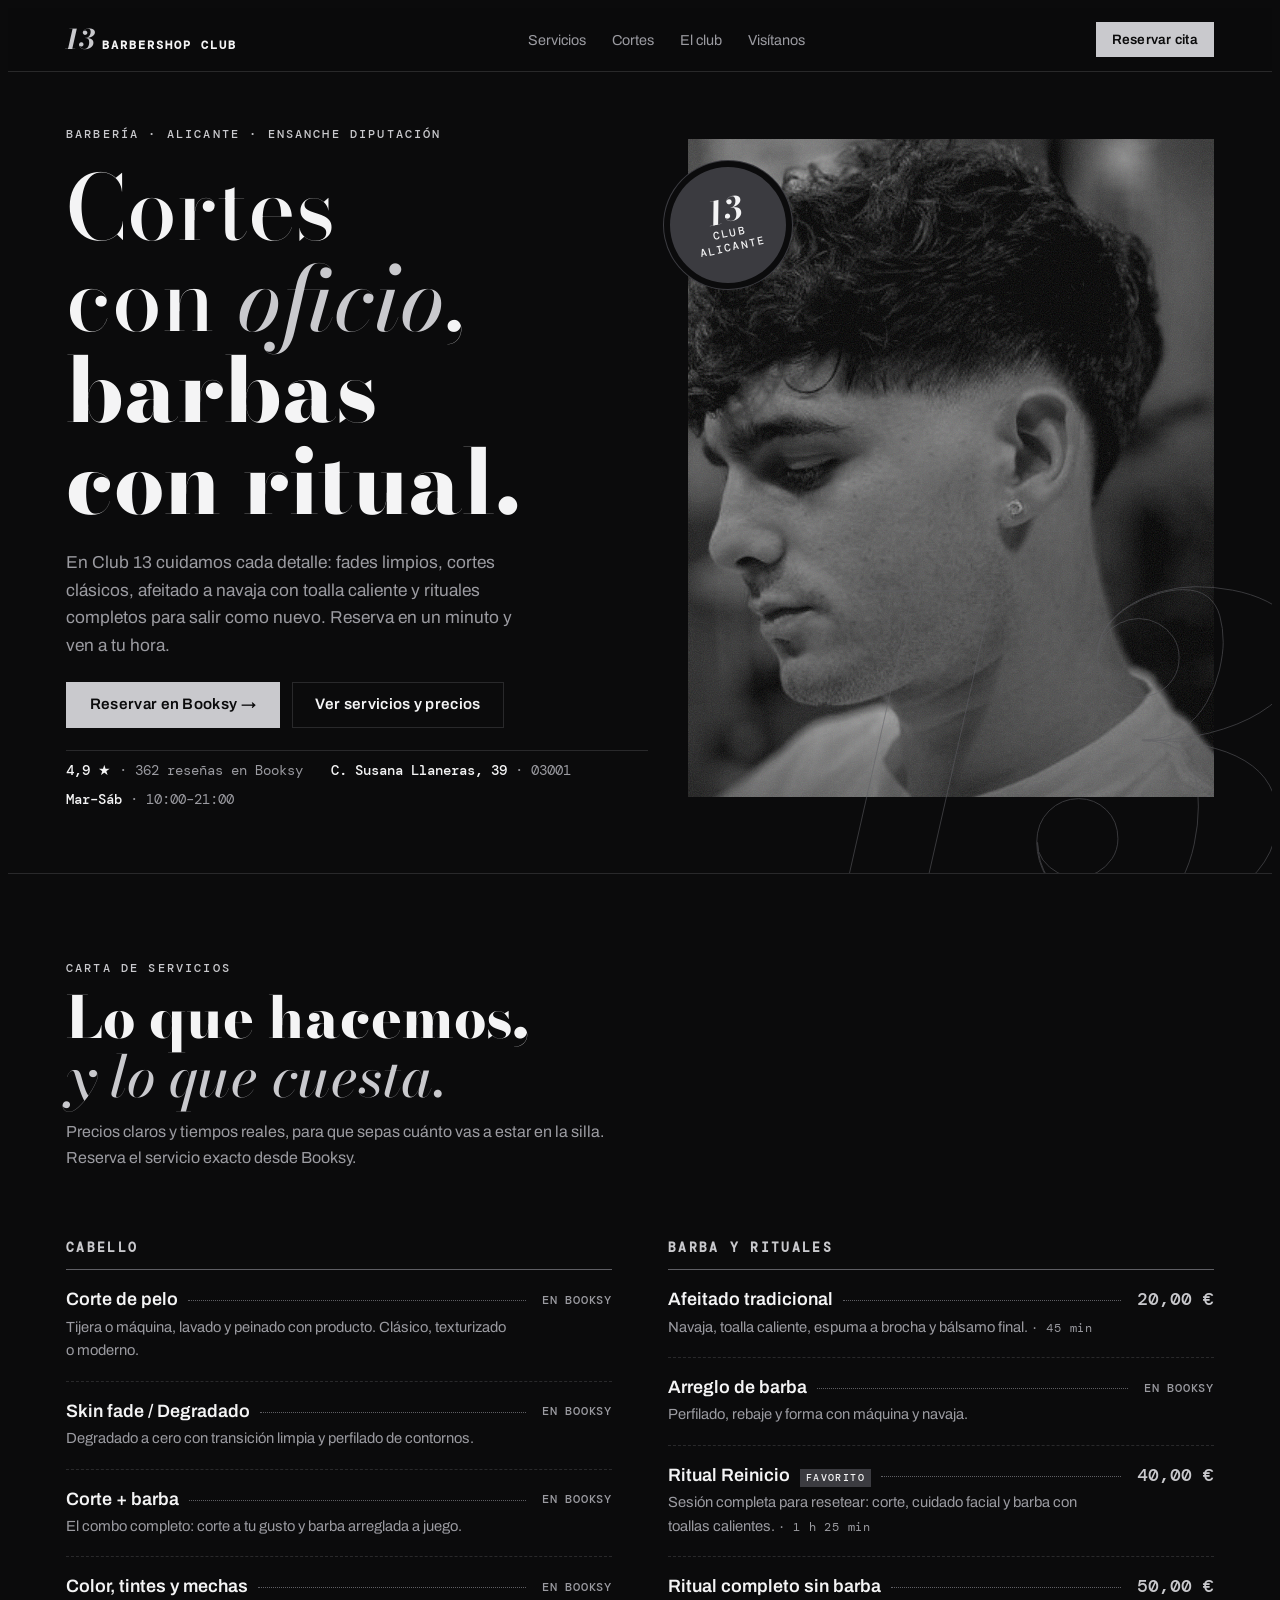
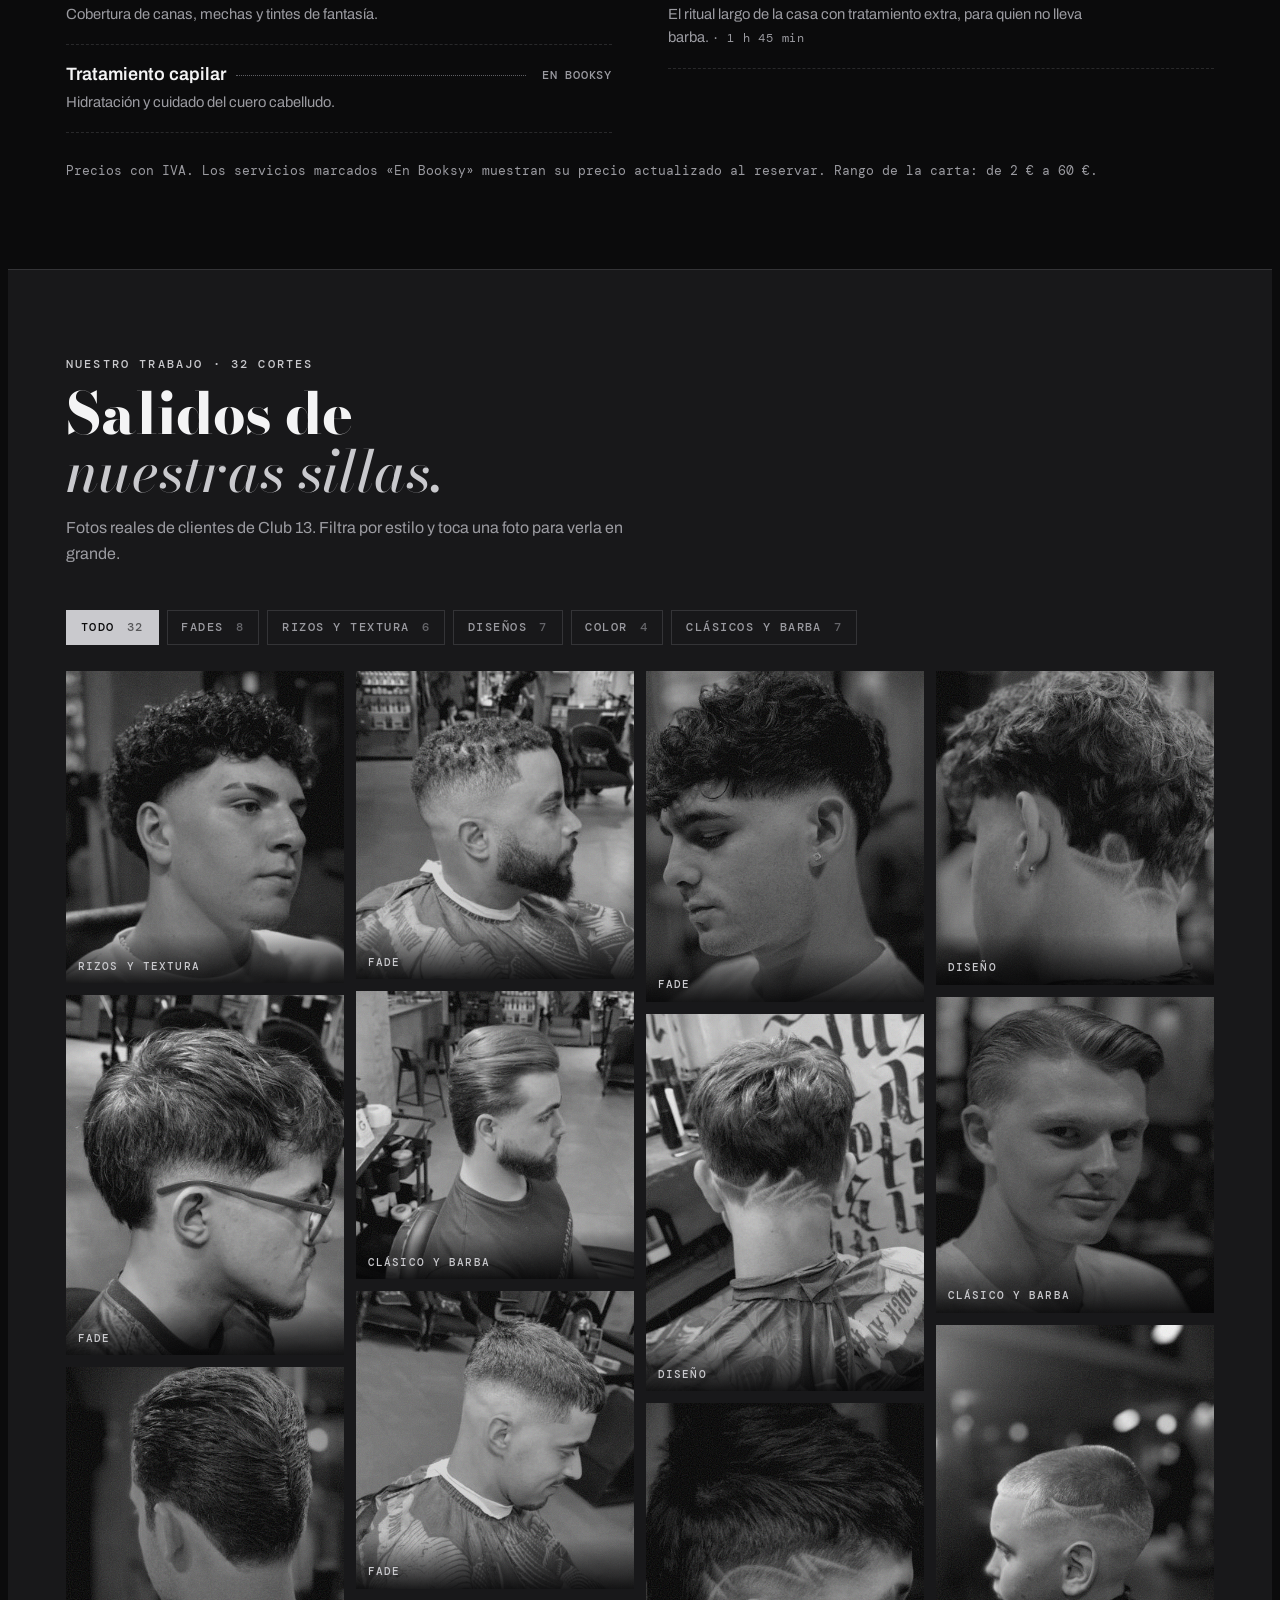
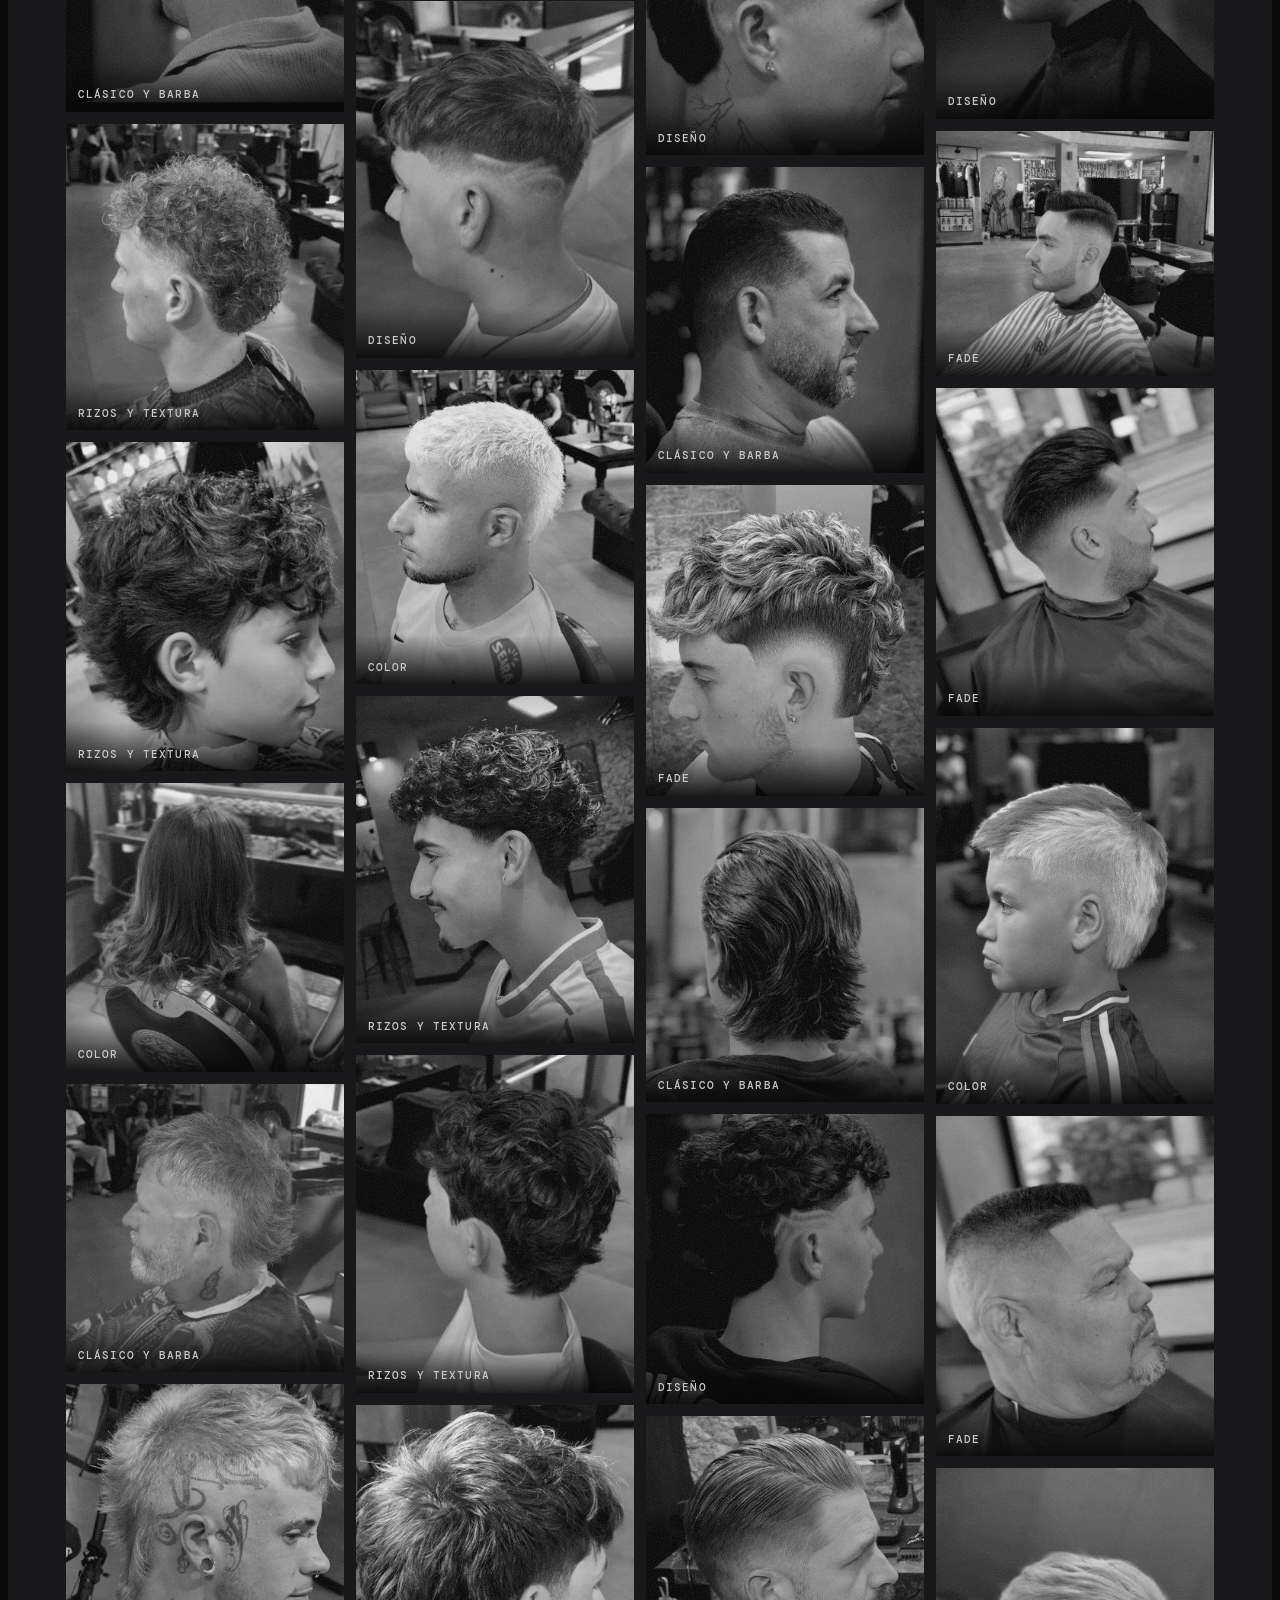
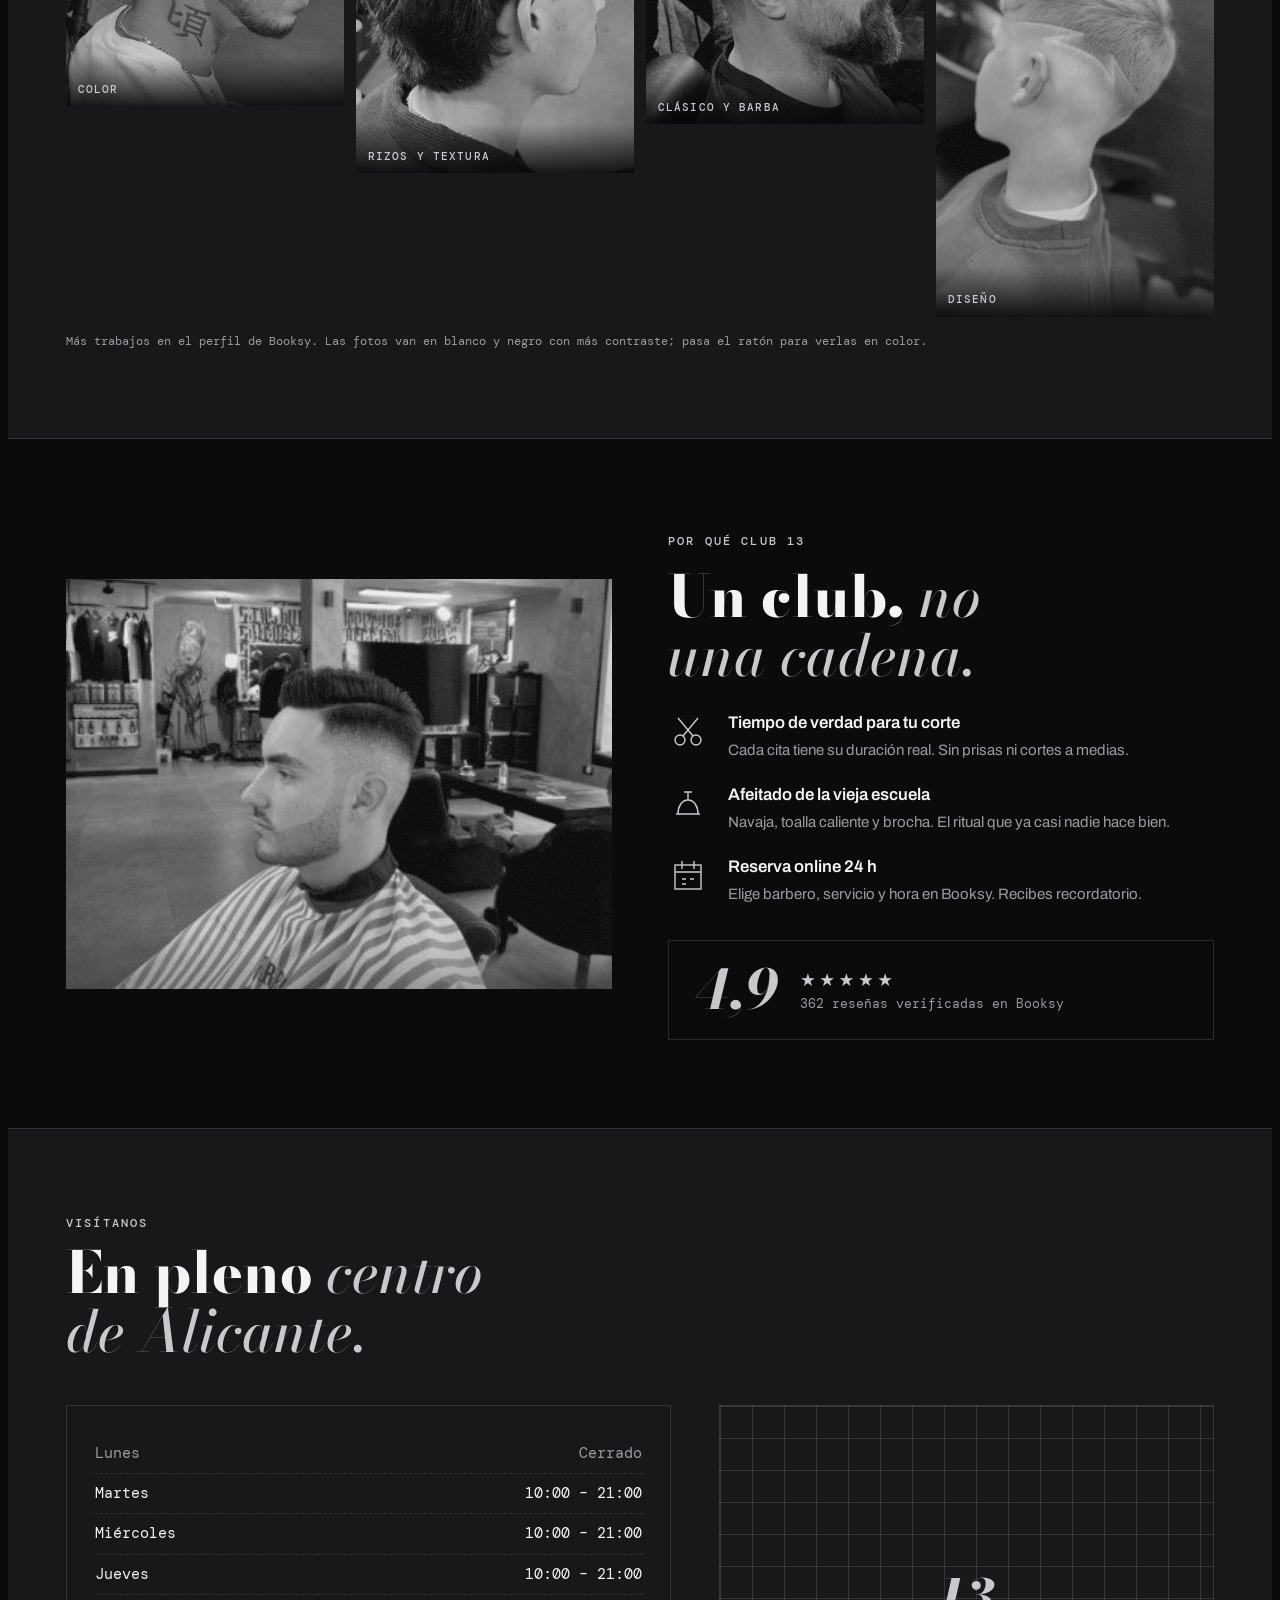
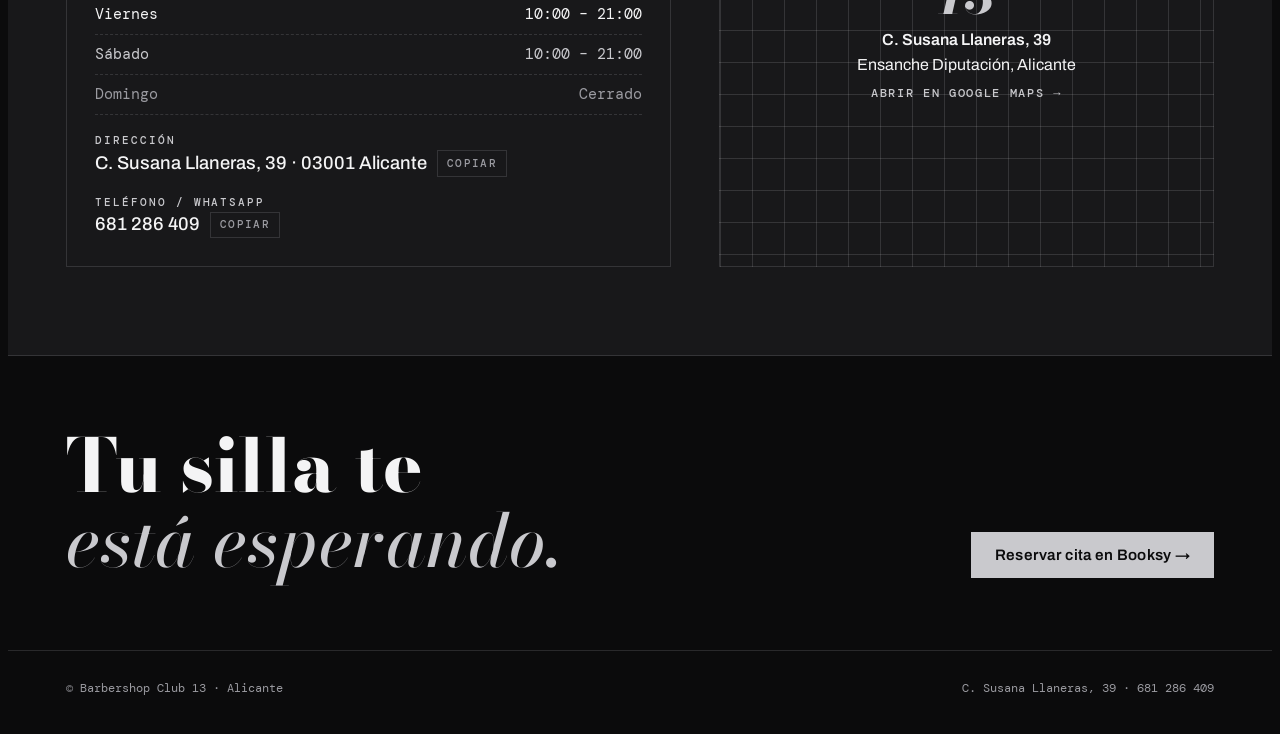
<file: site/index.html>
<!doctype html>
<html lang="es">
<head>
<meta charset="utf-8">
<meta name="viewport" content="width=device-width, initial-scale=1, viewport-fit=cover">
<title>Barbershop Club 13</title>
<meta name="claude:viewport-fit-sides" content="cover">
<meta name="description" content="Barbershop Club 13 · Barbería en Alicante. Cortes, fades, afeitado tradicional y rituales de barba. C. Susana Llaneras 39.">
<link rel="preconnect" href="https://fonts.googleapis.com">
<link rel="preconnect" href="https://fonts.gstatic.com" crossorigin>
<link rel="stylesheet" href="https://fonts.googleapis.com/css2?family=Bodoni+Moda:ital,opsz,wght@0,6..96,500;0,6..96,800;1,6..96,500;1,6..96,700&family=Archivo:wght@400;500;600;800&family=DM+Mono:wght@400;500&display=swap">
<style>
/* Layout: black-and-grey shop front. Huge italic "13" as the hero mark, a price list styled like a shop's painted menu board, an edited photo grid with hover "before/after". */
:root{
  --leather:#0b0b0c;      /* page ground */
  --leather-2:#18181a;    /* raised bands */
  --brass:#c9c9cd;        /* accent */
  --brass-soft:#5f5f64;
  --bone:#f4f4f5;         /* text */
  --bone-dim:#9b9ba1;     /* secondary text */
  --oxblood:#3b3b40;      /* dark grey for stamp and tags */
  --line:rgba(201,201,205,.16);
  --f-display:"Bodoni Moda","Didot","Bodoni 72",Georgia,serif;
  --f-body:"Archivo",system-ui,-apple-system,"Segoe UI",sans-serif;
  --f-mono:"DM Mono",ui-monospace,"SFMono-Regular",Menlo,monospace;
  --gutter-l:max(16px, env(safe-area-inset-left, 0px));
  --gutter-r:max(16px, env(safe-area-inset-right, 0px));
  color-scheme:dark;
}
*{box-sizing:border-box}
html{scroll-behavior:smooth}
@media (prefers-reduced-motion:reduce){html{scroll-behavior:auto}*{animation:none!important;transition:none!important}}
body{background:var(--leather);color:var(--bone);font:400 1rem/1.6 var(--f-body);overflow-x:hidden}
body::before{content:"";position:fixed;inset:0 0 auto;height:env(safe-area-inset-top,0px);z-index:60;background:var(--leather)}
a{color:inherit}
:focus-visible{outline:2px solid var(--brass);outline-offset:3px}
.wrap{max-width:1180px;margin-inline:auto;padding-left:var(--gutter-l);padding-right:var(--gutter-r)}
.eyebrow{font:500 .75rem/1 var(--f-mono);letter-spacing:.18em;text-transform:uppercase;color:var(--brass)}
h1,h2,h3{font-family:var(--f-display);font-weight:800;line-height:1.02;margin:0;text-wrap:balance}
h2{font-size:clamp(2.2rem,5vw,3.6rem)}
h2 em{font-style:italic;font-weight:500;color:var(--brass)}
p{margin:0}
.btn{display:inline-flex;align-items:center;gap:.6em;padding:.95em 1.5em;border:1px solid var(--brass);background:var(--brass);color:var(--leather);font:600 .95rem/1 var(--f-body);text-decoration:none;letter-spacing:.02em;transition:background .2s,color .2s}
.btn:hover{background:transparent;color:var(--brass)}
.btn.ghost{background:transparent;color:var(--bone);border-color:var(--line)}
.btn.ghost:hover{border-color:var(--brass);color:var(--brass)}

/* nav */
.nav{position:sticky;top:env(safe-area-inset-top,0px);z-index:50;background:color-mix(in srgb,var(--leather) 88%,transparent);backdrop-filter:blur(10px);border-bottom:1px solid var(--line)}
.nav .wrap{display:flex;align-items:center;justify-content:space-between;gap:16px;padding-block:14px}
.brand{display:flex;align-items:baseline;gap:.45em;text-decoration:none}
.brand b{font:italic 700 1.7rem/1 var(--f-display);color:var(--brass)}
.brand span{font:600 .78rem/1 var(--f-mono);letter-spacing:.16em;text-transform:uppercase}
.nav ul{display:flex;gap:26px;list-style:none;margin:0;padding:0}
.nav ul a{text-decoration:none;font-size:.9rem;color:var(--bone-dim)}
.nav ul a:hover{color:var(--bone)}
.nav .btn{padding:.7em 1.1em;font-size:.85rem}
@media (max-width:820px){.nav ul{display:none}}

/* hero */
.hero{position:relative;overflow:hidden;border-bottom:1px solid var(--line)}
.hero .wrap{display:grid;grid-template-columns:1.05fr .95fr;gap:40px;align-items:center;padding-block:56px 64px}
.hero-copy{position:relative;z-index:2;display:grid;gap:22px;min-width:0}
.hero h1{font-size:clamp(2.8rem,7vw,5.6rem);font-weight:500}
.hero h1 strong{font-weight:800;display:block}
.hero h1 i{color:var(--brass)}
.hero .lede{max-width:46ch;color:var(--bone-dim);font-size:1.08rem}
.hero .ctas{display:flex;flex-wrap:wrap;gap:12px}
.facts{display:flex;flex-wrap:wrap;gap:10px 28px;padding-top:10px;border-top:1px solid var(--line);font:400 .85rem/1.4 var(--f-mono);color:var(--bone-dim)}
.facts b{color:var(--bone);font-weight:500}
.hero-media{position:relative;min-width:0}
.hero-media .ph{aspect-ratio:4/5}
.big13{position:absolute;right:-.06em;bottom:-.24em;font:italic 800 clamp(14rem,34vw,30rem)/1 var(--f-display);color:transparent;-webkit-text-stroke:1px var(--brass-soft);opacity:.55;pointer-events:none;z-index:1;user-select:none}
.stamp{position:absolute;left:-18px;top:28px;z-index:3;width:116px;height:116px;border-radius:50%;background:var(--oxblood);color:var(--bone);display:grid;place-items:center;text-align:center;font:500 .68rem/1.25 var(--f-mono);letter-spacing:.12em;text-transform:uppercase;transform:rotate(-12deg);box-shadow:0 0 0 6px var(--leather),0 0 0 7px var(--oxblood)}
.stamp b{display:block;font:italic 700 2rem/1 var(--f-display);letter-spacing:0}
@media (max-width:860px){.hero .wrap{grid-template-columns:1fr}.stamp{left:8px;top:-20px;width:96px;height:96px}.big13{display:none}}

/* edited photo treatment */
.ph{position:relative;overflow:hidden;background:
  repeating-linear-gradient(135deg,var(--leather-2) 0 14px,#141416 14px 28px);max-width:100%}
.ph img{width:100%;height:100%;object-fit:cover;display:block;filter:grayscale(1) contrast(1.15) brightness(.95);transform:scale(1.02);transition:filter .5s ease,transform .7s ease}
.ph::after{content:"";position:absolute;inset:0;pointer-events:none;
  background:
    radial-gradient(120% 90% at 50% 40%,transparent 55%,rgba(6,6,7,.65) 100%),
    linear-gradient(180deg,rgba(255,255,255,.04),rgba(0,0,0,.18));
  mix-blend-mode:multiply}
.ph::before{content:"";position:absolute;inset:0;z-index:1;pointer-events:none;opacity:.16;
  background-image:url("data:image/svg+xml,%3Csvg xmlns='http://www.w3.org/2000/svg' width='140' height='140'%3E%3Cfilter id='n'%3E%3CfeTurbulence type='fractalNoise' baseFrequency='.9' numOctaves='2' stitchTiles='stitch'/%3E%3C/filter%3E%3Crect width='100%25' height='100%25' filter='url(%23n)'/%3E%3C/svg%3E")}
.ph:hover img{filter:none;transform:scale(1.06)}
.ph.noimg img{display:none}
.ph .fallback{display:none}
.ph.noimg .fallback{display:grid;place-items:center;position:absolute;inset:0;text-align:center;padding:16px;color:var(--brass);font:italic 500 1.3rem/1.2 var(--f-display)}
.ph.noimg .fallback small{display:block;margin-top:6px;font:400 .7rem/1.3 var(--f-mono);letter-spacing:.12em;text-transform:uppercase;color:var(--bone-dim);font-style:normal}

/* bands */
section{scroll-margin-top:80px}
.band{padding-block:88px}
.band.alt{background:var(--leather-2);border-block:1px solid var(--line)}
.head{display:grid;gap:14px;margin-bottom:44px;max-width:62ch}
.head p{color:var(--bone-dim)}

/* services menu board */
.menu{display:grid;grid-template-columns:repeat(2,minmax(0,1fr));gap:0 56px}
@media (max-width:760px){.menu{grid-template-columns:1fr}}
.cat{display:grid;align-content:start}
.cat h3{font:600 .8rem/1 var(--f-mono);letter-spacing:.18em;text-transform:uppercase;color:var(--brass);padding-bottom:14px;border-bottom:1px solid var(--brass-soft);margin-top:28px}
.item{display:grid;grid-template-columns:minmax(0,1fr) auto;gap:4px 16px;padding-block:18px;border-bottom:1px dashed var(--line)}
.item h4{margin:0;font:600 1.12rem/1.3 var(--f-body);display:flex;align-items:baseline;gap:10px;min-width:0}
.item h4::after{content:"";flex:1;border-bottom:1px dotted var(--brass-soft);transform:translateY(-4px);min-width:20px}
.item .price{font:500 1.1rem/1.3 var(--f-mono);color:var(--brass);font-variant-numeric:tabular-nums;white-space:nowrap}
.item .price.ask{font-size:.78rem;letter-spacing:.06em;color:var(--bone-dim);text-transform:uppercase;align-self:center}
.item p{grid-column:1/-1;color:var(--bone-dim);font-size:.92rem;max-width:56ch}
.item .dur{font:400 .78rem/1 var(--f-mono);color:var(--bone-dim);letter-spacing:.06em}
.item.star h4{color:var(--bone)}
.tag{font:500 .62rem/1 var(--f-mono);letter-spacing:.14em;text-transform:uppercase;background:var(--oxblood);color:var(--bone);padding:.45em .6em;white-space:nowrap}
.note{margin-top:28px;font:400 .82rem/1.5 var(--f-mono);color:var(--bone-dim)}

/* gallery */
.filters{display:flex;flex-wrap:wrap;gap:8px;margin-bottom:26px}
.filters button{appearance:none;border:1px solid var(--line);background:transparent;color:var(--bone-dim);font:500 .78rem/1 var(--f-mono);letter-spacing:.12em;text-transform:uppercase;padding:.8em 1.1em;cursor:pointer}
.filters button[aria-pressed="true"]{background:var(--brass);color:var(--leather);border-color:var(--brass)}
.masonry{columns:4 220px;column-gap:12px}
.masonry figure{margin:0 0 12px;break-inside:avoid;position:relative}
.masonry figure[hidden]{display:none}
.masonry .open{all:unset;display:block;width:100%;cursor:zoom-in}
.masonry .open:focus-visible{outline:2px solid var(--brass);outline-offset:3px}
.masonry .ph img{height:auto}
.masonry figcaption{position:absolute;left:0;right:0;bottom:0;z-index:2;padding:26px 12px 10px;background:linear-gradient(transparent,rgba(6,6,7,.85));font:500 .7rem/1.2 var(--f-mono);letter-spacing:.1em;text-transform:uppercase;color:var(--brass);pointer-events:none}
.filters .n{opacity:.6;margin-left:.3em}
@media (max-width:480px){.masonry{columns:2;column-gap:8px}.masonry figure{margin-bottom:8px}}
.lb{border:0;padding:0;background:transparent;max-width:min(92vw,560px);max-height:92vh;overflow:visible}
.lb::backdrop{background:rgba(6,6,7,.9)}
.lb img{display:block;max-width:100%;max-height:82vh;width:auto;margin:auto;border:1px solid var(--line)}
.lb .bar{display:flex;justify-content:space-between;align-items:center;gap:12px;margin-top:12px;font:500 .78rem/1 var(--f-mono);letter-spacing:.1em;text-transform:uppercase;color:var(--bone)}
.lb .bar span{color:var(--brass)}
.lb button{appearance:none;background:transparent;border:1px solid var(--line);color:var(--bone);font:500 .78rem/1 var(--f-mono);padding:.7em .9em;cursor:pointer}
.lb button:hover{border-color:var(--brass);color:var(--brass)}
.hint{margin-top:16px;font:400 .78rem/1.4 var(--f-mono);color:var(--bone-dim)}

/* why / numbers */
.why{display:grid;grid-template-columns:1fr 1fr;gap:56px;align-items:center}
@media (max-width:860px){.why{grid-template-columns:1fr}}
.why .ph{aspect-ratio:4/3}
.why .ph img{object-position:50% 40%}
.points{display:grid;gap:22px;margin-top:28px}
.point{display:grid;grid-template-columns:44px minmax(0,1fr);gap:16px;align-items:start}
.point svg{width:40px;height:40px;stroke:var(--brass);fill:none;stroke-width:1.4}
.point h4{margin:0 0 4px;font:600 1.05rem/1.3 var(--f-body)}
.point p{color:var(--bone-dim);font-size:.94rem}
.rating{display:flex;align-items:center;gap:22px;margin-top:34px;padding:22px 24px;border:1px solid var(--line)}
.rating .score{font:italic 700 3.4rem/1 var(--f-display);color:var(--brass)}
.rating .stars{color:var(--brass);letter-spacing:.2em;font-size:1.1rem}
.rating small{display:block;color:var(--bone-dim);font:400 .8rem/1.4 var(--f-mono)}

/* visit */
.visit{display:grid;grid-template-columns:1.1fr .9fr;gap:48px}
@media (max-width:860px){.visit{grid-template-columns:1fr}}
.card{border:1px solid var(--line);padding:28px;display:grid;gap:20px;align-content:start;min-width:0}
.hours{width:100%;border-collapse:collapse;font:400 .95rem/1 var(--f-mono);font-variant-numeric:tabular-nums}
.hours td{padding:12px 0;border-bottom:1px dashed var(--line)}
.hours td:last-child{text-align:right;color:var(--bone)}
.hours tr.closed td{color:var(--bone-dim)}
.hours tr.today td{color:var(--brass)}
.contact-line{display:grid;gap:4px}
.contact-line .eyebrow{font-size:.68rem}
.contact-line .val{font:500 1.15rem/1.4 var(--f-body);word-break:break-word;user-select:all}
.row{display:flex;flex-wrap:wrap;gap:10px;align-items:center}
.copy{appearance:none;background:transparent;border:1px solid var(--line);color:var(--bone-dim);font:500 .7rem/1 var(--f-mono);letter-spacing:.12em;text-transform:uppercase;padding:.6em .8em;cursor:pointer}
.copy:hover{color:var(--brass);border-color:var(--brass)}
.mapbox{position:relative;min-height:260px;background:
  linear-gradient(var(--line) 1px,transparent 1px) 0 0/32px 32px,
  linear-gradient(90deg,var(--line) 1px,transparent 1px) 0 0/32px 32px,var(--leather-2);
  display:grid;place-items:center;text-align:center;padding:24px;text-decoration:none;border:1px solid var(--line)}
.mapbox .pin{font:italic 800 3rem/1 var(--f-display);color:var(--brass)}
.mapbox b{display:block;margin-top:8px;font:600 1rem/1.4 var(--f-body)}
.mapbox span{display:block;margin-top:10px;font:500 .75rem/1 var(--f-mono);letter-spacing:.14em;text-transform:uppercase;color:var(--brass)}

/* cta + footer */
.cta{text-align:left}
.cta .wrap{display:flex;flex-wrap:wrap;align-items:end;justify-content:space-between;gap:28px;padding-block:72px}
.cta h2{font-size:clamp(2.4rem,6vw,4.6rem);max-width:14ch}
footer{border-top:1px solid var(--line)}
footer .wrap{display:flex;flex-wrap:wrap;justify-content:space-between;gap:16px;padding-block:28px calc(28px + env(safe-area-inset-bottom,0px));font:400 .78rem/1.5 var(--f-mono);color:var(--bone-dim)}
.toast{position:fixed;left:50%;bottom:calc(20px + env(safe-area-inset-bottom,0px));transform:translateX(-50%);background:var(--brass);color:var(--leather);font:600 .85rem/1 var(--f-body);padding:.9em 1.2em;z-index:70}
</style>
</head>
<body>


<header class="nav">
  <div class="wrap">
    <a class="brand" href="#top" aria-label="Barbershop Club 13, inicio"><b>13</b><span>Barbershop Club</span></a>
    <nav aria-label="Secciones"><ul>
      <li><a href="#servicios">Servicios</a></li>
      <li><a href="#cortes">Cortes</a></li>
      <li><a href="#club">El club</a></li>
      <li><a href="#visita">Visítanos</a></li>
    </ul></nav>
    <a class="btn" href="https://booksy.com/es-es/68002_barbershop-club-13-alicante_barberia_55436_alicante-alacant" target="_blank" rel="noopener">Reservar cita</a>
  </div>
</header>

<main id="top">
  <section class="hero">
    <div class="wrap">
      <div class="hero-copy">
        <span class="eyebrow">Barbería · Alicante · Ensanche Diputación</span>
        <h1>Cortes con <i>oficio</i>, <strong>barbas con ritual.</strong></h1>
        <p class="lede">En Club 13 cuidamos cada detalle: fades limpios, cortes clásicos, afeitado a navaja con toalla caliente y rituales completos para salir como nuevo. Reserva en un minuto y ven a tu hora.</p>
        <div class="ctas">
          <a class="btn" href="https://booksy.com/es-es/68002_barbershop-club-13-alicante_barberia_55436_alicante-alacant" target="_blank" rel="noopener">Reservar en Booksy →</a>
          <a class="btn ghost" href="#servicios">Ver servicios y precios</a>
        </div>
        <div class="facts">
          <span><b>4,9 ★</b> · 362 reseñas en Booksy</span>
          <span><b>C. Susana Llaneras, 39</b> · 03001</span>
          <span><b>Mar–Sáb</b> · 10:00–21:00</span>
        </div>
      </div>
      <div class="hero-media">
        <div class="stamp" aria-hidden="true"><div><b>13</b>Club<br>Alicante</div></div>
        <div class="ph"><img src="img/trabajos/17.jpg" alt="Fade con rizos arriba hecho en Club 13" loading="eager"></div>
      </div>
    </div>
    <div class="big13" aria-hidden="true">13</div>
  </section>

  <section id="servicios" class="band">
    <div class="wrap">
      <div class="head">
        <span class="eyebrow">Carta de servicios</span>
        <h2>Lo que hacemos, <em>y lo que cuesta.</em></h2>
        <p>Precios claros y tiempos reales, para que sepas cuánto vas a estar en la silla. Reserva el servicio exacto desde Booksy.</p>
      </div>
      <div class="menu">
        <div class="cat">
          <h3>Cabello</h3>
          <div class="item"><h4>Corte de pelo</h4><span class="price ask">En Booksy</span><p>Tijera o máquina, lavado y peinado con producto. Clásico, texturizado o moderno.</p></div>
          <div class="item"><h4>Skin fade / Degradado</h4><span class="price ask">En Booksy</span><p>Degradado a cero con transición limpia y perfilado de contornos.</p></div>
          <div class="item"><h4>Corte + barba</h4><span class="price ask">En Booksy</span><p>El combo completo: corte a tu gusto y barba arreglada a juego.</p></div>
          <div class="item"><h4>Color, tintes y mechas</h4><span class="price ask">En Booksy</span><p>Cobertura de canas, mechas y tintes de fantasía.</p></div>
          <div class="item"><h4>Tratamiento capilar</h4><span class="price ask">En Booksy</span><p>Hidratación y cuidado del cuero cabelludo.</p></div>
        </div>
        <div class="cat">
          <h3>Barba y rituales</h3>
          <div class="item star"><h4>Afeitado tradicional</h4><span class="price">20,00 €</span><p>Navaja, toalla caliente, espuma a brocha y bálsamo final. <span class="dur">· 45 min</span></p></div>
          <div class="item"><h4>Arreglo de barba</h4><span class="price ask">En Booksy</span><p>Perfilado, rebaje y forma con máquina y navaja.</p></div>
          <div class="item star"><h4>Ritual Reinicio <span class="tag">Favorito</span></h4><span class="price">40,00 €</span><p>Sesión completa para resetear: corte, cuidado facial y barba con toallas calientes. <span class="dur">· 1 h 25 min</span></p></div>
          <div class="item star"><h4>Ritual completo sin barba</h4><span class="price">50,00 €</span><p>El ritual largo de la casa con tratamiento extra, para quien no lleva barba. <span class="dur">· 1 h 45 min</span></p></div>
        </div>
      </div>
      <p class="note">Precios con IVA. Los servicios marcados «En Booksy» muestran su precio actualizado al reservar. Rango de la carta: de 2 € a 60 €.</p>
    </div>
  </section>

  <section id="cortes" class="band alt">
    <div class="wrap">
      <div class="head">
        <span class="eyebrow">Nuestro trabajo · 32 cortes</span>
        <h2>Salidos de <em>nuestras sillas.</em></h2>
        <p>Fotos reales de clientes de Club 13. Filtra por estilo y toca una foto para verla en grande.</p>
      </div>
      <div class="filters" role="group" aria-label="Filtrar trabajos">
        <button type="button" id="f-all" data-f="all" aria-pressed="true">Todo <span class="n"></span></button>
        <button type="button" id="f-fade" data-f="fade" aria-pressed="false">Fades <span class="n"></span></button>
        <button type="button" id="f-rizos" data-f="rizos" aria-pressed="false">Rizos y textura <span class="n"></span></button>
        <button type="button" id="f-diseno" data-f="diseno" aria-pressed="false">Diseños <span class="n"></span></button>
        <button type="button" id="f-color" data-f="color" aria-pressed="false">Color <span class="n"></span></button>
        <button type="button" id="f-clasico" data-f="clasico" aria-pressed="false">Clásicos y barba <span class="n"></span></button>
      </div>
      <div class="masonry" id="grid">
        <figure data-c="rizos"><button type="button" class="open" id="ph-01" aria-label="Ampliar foto 1: Rizos y textura"><div class="ph"><img src="img/trabajos/01.jpg" alt="Rizos y textura hecho en Barbershop Club 13" loading="lazy"></div></button><figcaption>Rizos y textura</figcaption></figure>
        <figure data-c="fade"><button type="button" class="open" id="ph-02" aria-label="Ampliar foto 2: Fade"><div class="ph"><img src="img/trabajos/02.jpg" alt="Fade hecho en Barbershop Club 13" loading="lazy"></div></button><figcaption>Fade</figcaption></figure>
        <figure data-c="clasico"><button type="button" class="open" id="ph-03" aria-label="Ampliar foto 3: Clásico y barba"><div class="ph"><img src="img/trabajos/03.jpg" alt="Clásico y barba hecho en Barbershop Club 13" loading="lazy"></div></button><figcaption>Clásico y barba</figcaption></figure>
        <figure data-c="rizos"><button type="button" class="open" id="ph-04" aria-label="Ampliar foto 4: Rizos y textura"><div class="ph"><img src="img/trabajos/04.jpg" alt="Rizos y textura hecho en Barbershop Club 13" loading="lazy"></div></button><figcaption>Rizos y textura</figcaption></figure>
        <figure data-c="rizos"><button type="button" class="open" id="ph-05" aria-label="Ampliar foto 5: Rizos y textura"><div class="ph"><img src="img/trabajos/05.jpg" alt="Rizos y textura hecho en Barbershop Club 13" loading="lazy"></div></button><figcaption>Rizos y textura</figcaption></figure>
        <figure data-c="color"><button type="button" class="open" id="ph-06" aria-label="Ampliar foto 6: Color"><div class="ph"><img src="img/trabajos/06.jpg" alt="Color hecho en Barbershop Club 13" loading="lazy"></div></button><figcaption>Color</figcaption></figure>
        <figure data-c="clasico"><button type="button" class="open" id="ph-07" aria-label="Ampliar foto 7: Clásico y barba"><div class="ph"><img src="img/trabajos/07.jpg" alt="Clásico y barba hecho en Barbershop Club 13" loading="lazy"></div></button><figcaption>Clásico y barba</figcaption></figure>
        <figure data-c="color"><button type="button" class="open" id="ph-08" aria-label="Ampliar foto 8: Color"><div class="ph"><img src="img/trabajos/08.jpg" alt="Color hecho en Barbershop Club 13" loading="lazy"></div></button><figcaption>Color</figcaption></figure>
        <figure data-c="fade"><button type="button" class="open" id="ph-09" aria-label="Ampliar foto 9: Fade"><div class="ph"><img src="img/trabajos/09.jpg" alt="Fade hecho en Barbershop Club 13" loading="lazy"></div></button><figcaption>Fade</figcaption></figure>
        <figure data-c="clasico"><button type="button" class="open" id="ph-10" aria-label="Ampliar foto 10: Clásico y barba"><div class="ph"><img src="img/trabajos/10.jpg" alt="Clásico y barba hecho en Barbershop Club 13" loading="lazy"></div></button><figcaption>Clásico y barba</figcaption></figure>
        <figure data-c="fade"><button type="button" class="open" id="ph-11" aria-label="Ampliar foto 11: Fade"><div class="ph"><img src="img/trabajos/11.jpg" alt="Fade hecho en Barbershop Club 13" loading="lazy"></div></button><figcaption>Fade</figcaption></figure>
        <figure data-c="diseno"><button type="button" class="open" id="ph-12" aria-label="Ampliar foto 12: Diseño"><div class="ph"><img src="img/trabajos/12.jpg" alt="Diseño hecho en Barbershop Club 13" loading="lazy"></div></button><figcaption>Diseño</figcaption></figure>
        <figure data-c="color"><button type="button" class="open" id="ph-13" aria-label="Ampliar foto 13: Color"><div class="ph"><img src="img/trabajos/13.jpg" alt="Color hecho en Barbershop Club 13" loading="lazy"></div></button><figcaption>Color</figcaption></figure>
        <figure data-c="rizos"><button type="button" class="open" id="ph-14" aria-label="Ampliar foto 14: Rizos y textura"><div class="ph"><img src="img/trabajos/14.jpg" alt="Rizos y textura hecho en Barbershop Club 13" loading="lazy"></div></button><figcaption>Rizos y textura</figcaption></figure>
        <figure data-c="rizos"><button type="button" class="open" id="ph-15" aria-label="Ampliar foto 15: Rizos y textura"><div class="ph"><img src="img/trabajos/15.jpg" alt="Rizos y textura hecho en Barbershop Club 13" loading="lazy"></div></button><figcaption>Rizos y textura</figcaption></figure>
        <figure data-c="rizos"><button type="button" class="open" id="ph-16" aria-label="Ampliar foto 16: Rizos y textura"><div class="ph"><img src="img/trabajos/16.jpg" alt="Rizos y textura hecho en Barbershop Club 13" loading="lazy"></div></button><figcaption>Rizos y textura</figcaption></figure>
        <figure data-c="fade"><button type="button" class="open" id="ph-17" aria-label="Ampliar foto 17: Fade"><div class="ph"><img src="img/trabajos/17.jpg" alt="Fade hecho en Barbershop Club 13" loading="lazy"></div></button><figcaption>Fade</figcaption></figure>
        <figure data-c="diseno"><button type="button" class="open" id="ph-18" aria-label="Ampliar foto 18: Diseño"><div class="ph"><img src="img/trabajos/18.jpg" alt="Diseño hecho en Barbershop Club 13" loading="lazy"></div></button><figcaption>Diseño</figcaption></figure>
        <figure data-c="diseno"><button type="button" class="open" id="ph-19" aria-label="Ampliar foto 19: Diseño"><div class="ph"><img src="img/trabajos/19.jpg" alt="Diseño hecho en Barbershop Club 13" loading="lazy"></div></button><figcaption>Diseño</figcaption></figure>
        <figure data-c="clasico"><button type="button" class="open" id="ph-20" aria-label="Ampliar foto 20: Clásico y barba"><div class="ph"><img src="img/trabajos/20.jpg" alt="Clásico y barba hecho en Barbershop Club 13" loading="lazy"></div></button><figcaption>Clásico y barba</figcaption></figure>
        <figure data-c="fade"><button type="button" class="open" id="ph-21" aria-label="Ampliar foto 21: Fade"><div class="ph"><img src="img/trabajos/21.jpg" alt="Fade hecho en Barbershop Club 13" loading="lazy"></div></button><figcaption>Fade</figcaption></figure>
        <figure data-c="clasico"><button type="button" class="open" id="ph-22" aria-label="Ampliar foto 22: Clásico y barba"><div class="ph"><img src="img/trabajos/22.jpg" alt="Clásico y barba hecho en Barbershop Club 13" loading="lazy"></div></button><figcaption>Clásico y barba</figcaption></figure>
        <figure data-c="diseno"><button type="button" class="open" id="ph-23" aria-label="Ampliar foto 23: Diseño"><div class="ph"><img src="img/trabajos/23.jpg" alt="Diseño hecho en Barbershop Club 13" loading="lazy"></div></button><figcaption>Diseño</figcaption></figure>
        <figure data-c="clasico"><button type="button" class="open" id="ph-24" aria-label="Ampliar foto 24: Clásico y barba"><div class="ph"><img src="img/trabajos/24.jpg" alt="Clásico y barba hecho en Barbershop Club 13" loading="lazy"></div></button><figcaption>Clásico y barba</figcaption></figure>
        <figure data-c="diseno"><button type="button" class="open" id="ph-25" aria-label="Ampliar foto 25: Diseño"><div class="ph"><img src="img/trabajos/25.jpg" alt="Diseño hecho en Barbershop Club 13" loading="lazy"></div></button><figcaption>Diseño</figcaption></figure>
        <figure data-c="clasico"><button type="button" class="open" id="ph-26" aria-label="Ampliar foto 26: Clásico y barba"><div class="ph"><img src="img/trabajos/26.jpg" alt="Clásico y barba hecho en Barbershop Club 13" loading="lazy"></div></button><figcaption>Clásico y barba</figcaption></figure>
        <figure data-c="diseno"><button type="button" class="open" id="ph-27" aria-label="Ampliar foto 27: Diseño"><div class="ph"><img src="img/trabajos/27.jpg" alt="Diseño hecho en Barbershop Club 13" loading="lazy"></div></button><figcaption>Diseño</figcaption></figure>
        <figure data-c="fade"><button type="button" class="open" id="ph-28" aria-label="Ampliar foto 28: Fade"><div class="ph"><img src="img/trabajos/28.jpg" alt="Fade hecho en Barbershop Club 13" loading="lazy"></div></button><figcaption>Fade</figcaption></figure>
        <figure data-c="fade"><button type="button" class="open" id="ph-29" aria-label="Ampliar foto 29: Fade"><div class="ph"><img src="img/trabajos/29.jpg" alt="Fade hecho en Barbershop Club 13" loading="lazy"></div></button><figcaption>Fade</figcaption></figure>
        <figure data-c="color"><button type="button" class="open" id="ph-30" aria-label="Ampliar foto 30: Color"><div class="ph"><img src="img/trabajos/30.jpg" alt="Color hecho en Barbershop Club 13" loading="lazy"></div></button><figcaption>Color</figcaption></figure>
        <figure data-c="fade"><button type="button" class="open" id="ph-31" aria-label="Ampliar foto 31: Fade"><div class="ph"><img src="img/trabajos/31.jpg" alt="Fade hecho en Barbershop Club 13" loading="lazy"></div></button><figcaption>Fade</figcaption></figure>
        <figure data-c="diseno"><button type="button" class="open" id="ph-32" aria-label="Ampliar foto 32: Diseño"><div class="ph"><img src="img/trabajos/32.jpg" alt="Diseño hecho en Barbershop Club 13" loading="lazy"></div></button><figcaption>Diseño</figcaption></figure>
      </div>
      <p class="hint">Más trabajos en el perfil de Booksy. Las fotos van en blanco y negro con más contraste; pasa el ratón para verlas en color.</p>
    </div>
  </section>

  <section id="club" class="band">
    <div class="wrap why">
      <div class="ph"><img src="img/trabajos/28.jpg" alt="Cliente recién cortado en el local de Club 13" loading="lazy"></div>
      <div>
        <span class="eyebrow">Por qué Club 13</span>
        <h2 style="margin-top:14px">Un club, <em>no una cadena.</em></h2>
        <div class="points">
          <div class="point"><svg viewBox="0 0 40 40" aria-hidden="true"><circle cx="12" cy="28" r="5"/><circle cx="28" cy="28" r="5"/><path d="M15 24 30 6M25 24 10 6"/></svg><div><h4>Tiempo de verdad para tu corte</h4><p>Cada cita tiene su duración real. Sin prisas ni cortes a medias.</p></div></div>
          <div class="point"><svg viewBox="0 0 40 40" aria-hidden="true"><path d="M8 30h24M10 30c0-8 4-14 10-14s10 6 10 14M20 16V8M16 8h8"/></svg><div><h4>Afeitado de la vieja escuela</h4><p>Navaja, toalla caliente y brocha. El ritual que ya casi nadie hace bien.</p></div></div>
          <div class="point"><svg viewBox="0 0 40 40" aria-hidden="true"><rect x="7" y="9" width="26" height="24"/><path d="M7 16h26M14 5v8M26 5v8M14 23h4M22 23h4M14 28h4"/></svg><div><h4>Reserva online 24 h</h4><p>Elige barbero, servicio y hora en Booksy. Recibes recordatorio.</p></div></div>
        </div>
        <div class="rating">
          <div class="score">4,9</div>
          <div><div class="stars" aria-label="4,9 de 5 estrellas">★★★★★</div><small>362 reseñas verificadas en Booksy</small></div>
        </div>
      </div>
    </div>
  </section>

  <section id="visita" class="band alt">
    <div class="wrap">
      <div class="head">
        <span class="eyebrow">Visítanos</span>
        <h2>En pleno <em>centro de Alicante.</em></h2>
      </div>
      <div class="visit">
        <div class="card">
          <table class="hours" id="hours" aria-label="Horario">
            <tbody>
              <tr data-d="1" class="closed"><td>Lunes</td><td>Cerrado</td></tr>
              <tr data-d="2"><td>Martes</td><td>10:00 – 21:00</td></tr>
              <tr data-d="3"><td>Miércoles</td><td>10:00 – 21:00</td></tr>
              <tr data-d="4"><td>Jueves</td><td>10:00 – 21:00</td></tr>
              <tr data-d="5"><td>Viernes</td><td>10:00 – 21:00</td></tr>
              <tr data-d="6"><td>Sábado</td><td>10:00 – 21:00</td></tr>
              <tr data-d="0" class="closed"><td>Domingo</td><td>Cerrado</td></tr>
            </tbody>
          </table>
          <div class="contact-line"><span class="eyebrow">Dirección</span><div class="row"><span class="val" id="addr">C. Susana Llaneras, 39 · 03001 Alicante</span><button class="copy" type="button" id="copy-addr" data-copy="addr">Copiar</button></div></div>
          <div class="contact-line"><span class="eyebrow">Teléfono / WhatsApp</span><div class="row"><span class="val" id="tel">681 286 409</span><button class="copy" type="button" id="copy-tel" data-copy="tel">Copiar</button></div></div>
        </div>
        <a class="mapbox" href="https://www.google.com/maps/search/?api=1&query=Calle+Susana+Llaneras+39+03001+Alicante" target="_blank" rel="noopener">
          <div><div class="pin">13</div><b>C. Susana Llaneras, 39</b>Ensanche Diputación, Alicante<span>Abrir en Google Maps →</span></div>
        </a>
      </div>
    </div>
  </section>

  <section class="cta">
    <div class="wrap">
      <h2>Tu silla te <em>está esperando.</em></h2>
      <a class="btn" href="https://booksy.com/es-es/68002_barbershop-club-13-alicante_barberia_55436_alicante-alacant" target="_blank" rel="noopener">Reservar cita en Booksy →</a>
    </div>
  </section>
</main>

<footer>
  <div class="wrap">
    <span>© Barbershop Club 13 · Alicante</span>
    <span>C. Susana Llaneras, 39 · 681 286 409</span>
  </div>
</footer>
<div class="toast" id="toast" hidden>Copiado</div>
<dialog class="lb" id="lb" aria-label="Foto ampliada">
  <img id="lb-img" alt="">
  <div class="bar"><button type="button" id="lb-prev" aria-label="Foto anterior">←</button><span id="lb-cap"></span><button type="button" id="lb-next" aria-label="Foto siguiente">→</button><button type="button" id="lb-close">Cerrar</button></div>
</dialog>


<script>
(function(){
  // Imagen que no carga -> panel de marca con el nombre del archivo a sustituir
  document.querySelectorAll('.ph img').forEach(function(img){
    function fail(){ var fb = img.dataset.fallback; if (fb && img.getAttribute('src') !== fb) { img.src = fb; return; } img.closest('.ph').classList.add('noimg'); }
    if (img.complete && img.naturalWidth === 0) fail();
    img.addEventListener('error', fail);
  });

  // Filtros de galería
  var buttons = document.querySelectorAll('.filters button');
  buttons.forEach(function(b){
    b.addEventListener('click', function(){
      var f = b.dataset.f;
      buttons.forEach(function(x){ x.setAttribute('aria-pressed', String(x === b)); });
      document.querySelectorAll('#grid figure').forEach(function(fig){
        fig.hidden = !(f === 'all' || fig.dataset.c === f);
      });
    });
  });


  // Contadores de filtros
  var figsAll = Array.prototype.slice.call(document.querySelectorAll('#grid figure'));
  buttons.forEach(function(b){
    var f = b.dataset.f, n = figsAll.filter(function(x){ return f === 'all' || x.dataset.c === f; }).length;
    var s = b.querySelector('.n'); if (s) s.textContent = n;
  });

  // Visor de fotos
  var lb = document.getElementById('lb'), lbImg = document.getElementById('lb-img'), lbCap = document.getElementById('lb-cap'), cur = 0;
  function visible(){ return figsAll.filter(function(x){ return !x.hidden; }); }
  function show(i){
    var v = visible(); if (!v.length) return;
    cur = (i + v.length) % v.length;
    var img = v[cur].querySelector('img');
    lbImg.src = img.src; lbImg.alt = img.alt;
    lbCap.textContent = v[cur].querySelector('figcaption').textContent + ' · ' + (cur + 1) + '/' + v.length;
  }
  figsAll.forEach(function(fig){
    fig.querySelector('.open').addEventListener('click', function(){
      show(visible().indexOf(fig));
      if (lb.showModal) lb.showModal(); else lb.setAttribute('open', '');
    });
  });
  document.getElementById('lb-prev').addEventListener('click', function(){ show(cur - 1); });
  document.getElementById('lb-next').addEventListener('click', function(){ show(cur + 1); });
  document.getElementById('lb-close').addEventListener('click', function(){ lb.close ? lb.close() : lb.removeAttribute('open'); });
  lb.addEventListener('click', function(e){ if (e.target === lb) lb.close(); });
  lb.addEventListener('keydown', function(e){ if (e.key === 'ArrowLeft') show(cur - 1); if (e.key === 'ArrowRight') show(cur + 1); });

  // Marcar el día de hoy en el horario
  var today = new Date().getDay();
  var row = document.querySelector('#hours tr[data-d="' + today + '"]');
  if (row) row.classList.add('today');

  // Copiar dirección / teléfono
  var toast = document.getElementById('toast'), t;
  function showToast(msg){ toast.textContent = msg; toast.hidden = false; clearTimeout(t); t = setTimeout(function(){ toast.hidden = true; }, 1600); }
  document.querySelectorAll('.copy').forEach(function(btn){
    btn.addEventListener('click', function(){
      var el = document.getElementById(btn.dataset.copy);
      var text = el.textContent.trim();
      var sel = function(){ var r = document.createRange(); r.selectNodeContents(el); var s = getSelection(); s.removeAllRanges(); s.addRange(r); showToast('Texto seleccionado: cópialo'); };
      if (navigator.clipboard && navigator.clipboard.writeText) {
        navigator.clipboard.writeText(text).then(function(){ showToast('Copiado'); }, sel);
      } else sel();
    });
  });
})();
</script>
</body>
</html>
</file>
